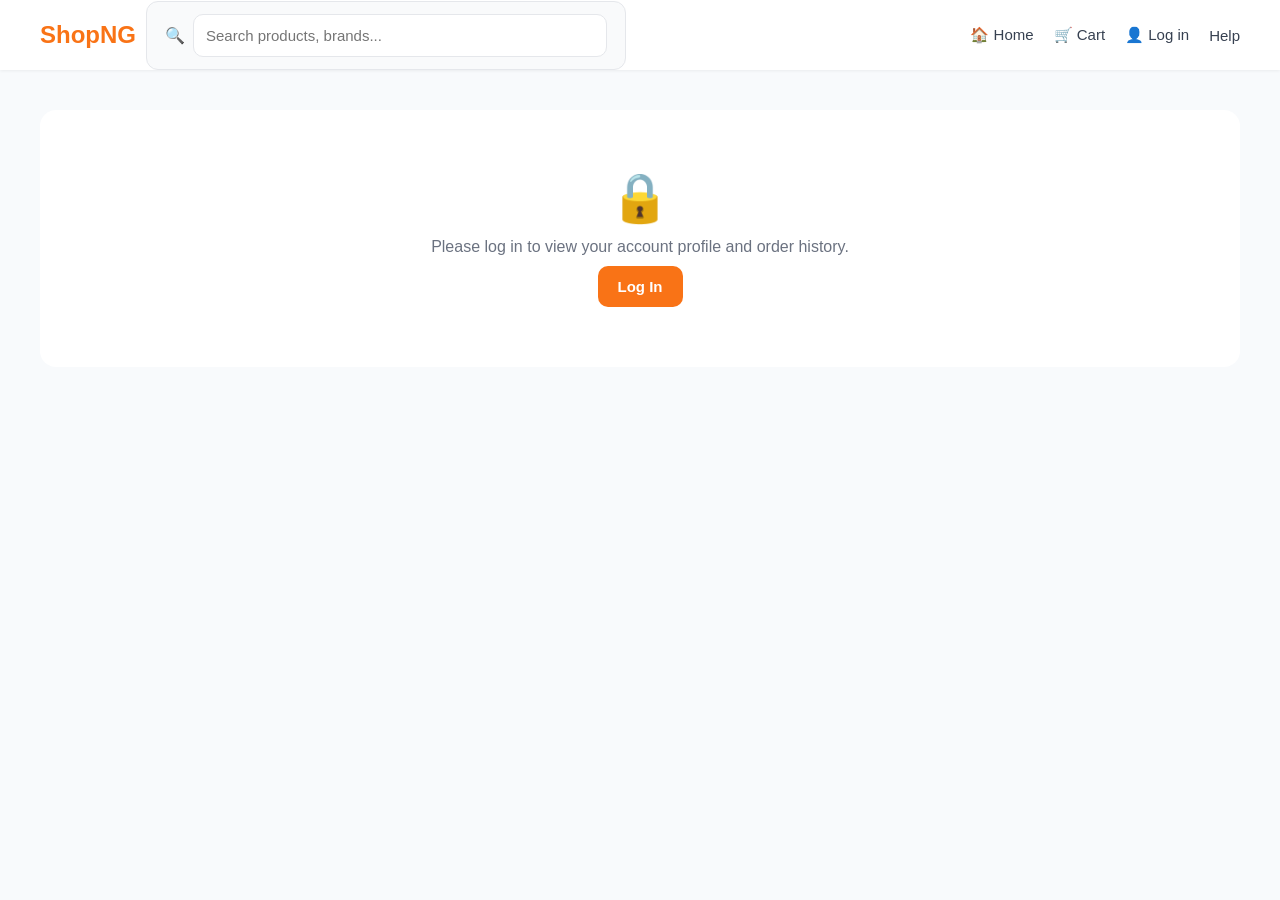
<file: account.html>
<!DOCTYPE html>
<html lang="en">
<head>
  <meta charset="UTF-8">
  <meta name="viewport" content="width=device-width, initial-scale=1.0">
  <title>My Account – ShopNG</title>
  <link rel="stylesheet" href="assets/css/styles.css">
</head>
<body>
  <div id="app-header"></div>

  <main class="container">
    <!-- Unauthenticated View -->
    <div id="auth-required" class="empty hidden" style="margin-top: 40px;">
      <span>🔒</span>
      <p>Please log in to view your account profile and order history.</p>
      <a href="login.html" class="btn" style="margin-top: 10px;">Log In</a>
    </div>

    <!-- Main Customer Account Container -->
    <div id="account-container" class="hidden" style="margin-top: 20px;">
      
      <!-- ADMIN SHORTCUT BANNER (Injected via JS if user is admin) -->
      <div id="admin-banner-slot"></div>

      <div style="display: flex; justify-content: space-between; align-items: center; margin-bottom: 20px;">
        <div>
          <h1 style="margin: 0;">👤 Account Overview</h1>
          <p class="muted" style="margin-top: 4px;">Logged in as <strong id="user-email-display"></strong></p>
        </div>
        <button class="btn btn-outline" onclick="handleLogout()" style="color: var(--red); border-color: var(--red);">Log Out</button>
      </div>

      <!-- Customer Order History -->
      <div style="background: #fff; border-radius: 16px; padding: 20px; box-shadow: 0 1px 3px rgba(0,0,0,0.05); margin-top: 20px;">
        <h2>📦 Order History</h2>
        <div id="orders-list-container" style="margin-top: 14px;"><p class="muted">Loading your orders...</p></div>
      </div>
    </div>
  </main>

  <div id="app-nav"></div>

  <script src="assets/js/utils.js"></script>
  <script src="assets/js/data.js"></script>
  <script src="assets/js/integrations.js"></script>
  <script src="assets/js/api.js"></script>
  <script src="assets/js/layout.js"></script>

  <script>
    (async function () {
      initLayout();

      const user = API.auth.current();

      if (!user) {
        document.getElementById('auth-required').classList.remove('hidden');
        return;
      }

      document.getElementById('account-container').classList.remove('hidden');
      document.getElementById('user-email-display').textContent = user.email;

      // Render Admin Shortcut Banner if Administrator
      if (user.email === 'admin@shopng.ng' || user.isAdmin) {
        document.getElementById('admin-banner-slot').innerHTML = `
          <div style="background: #f0fdf4; border: 1px solid #bbf7d0; padding: 20px; border-radius: 16px; margin-bottom: 24px; display: flex; justify-content: space-between; align-items: center; box-shadow: 0 1px 3px rgba(0,0,0,0.02);">
            <div>
              <h3 style="color: #166534; margin: 0 0 4px 0;">👑 Store Administrator Portal</h3>
              <p style="color: #15803d; margin: 0; font-size: 13px;">You have active management privileges for ShopNG.</p>
            </div>
            <a href="admin.html" class="btn" style="background: #16a34a; color: #fff; text-decoration: none; padding: 10px 18px; border-radius: 10px; font-weight: 600; white-space: nowrap;">Open Admin Dashboard →</a>
          </div>
        `;
      }

      // Load Customer Orders
      try {
        const orders = await API.listOrders();
        const ordersBox = document.getElementById('orders-list-container');
        ordersBox.innerHTML = orders.length === 0
          ? '<p class="muted">You have not placed any orders yet.</p>'
          : orders.map(o => `
            <div class="order-card" style="border: 1px solid var(--border); border-radius: 12px; padding: 14px; margin-bottom: 10px;">
              <div style="display: flex; justify-content: space-between; align-items: center;">
                <strong>Order #${esc(o.id)}</strong>
                <span class="status" style="background:#e0f2fe; color:#0369a1;">${o.status}</span>
              </div>
              <div style="font-size: 12px; color: var(--gray); margin-top: 4px;">Total: <strong>${fmt(o.total)}</strong> · ${new Date(o.createdAt).toLocaleDateString()}</div>
            </div>
          `).join('');
      } catch (err) {
        document.getElementById('orders-list-container').innerHTML = '<p class="muted">Could not load orders.</p>';
      }

      window.handleLogout = () => {
        API.auth.logout();
        toast('Logged out');
        window.location.href = 'login.html';
      };
    })();
  </script>
</body>
</html>
</file>
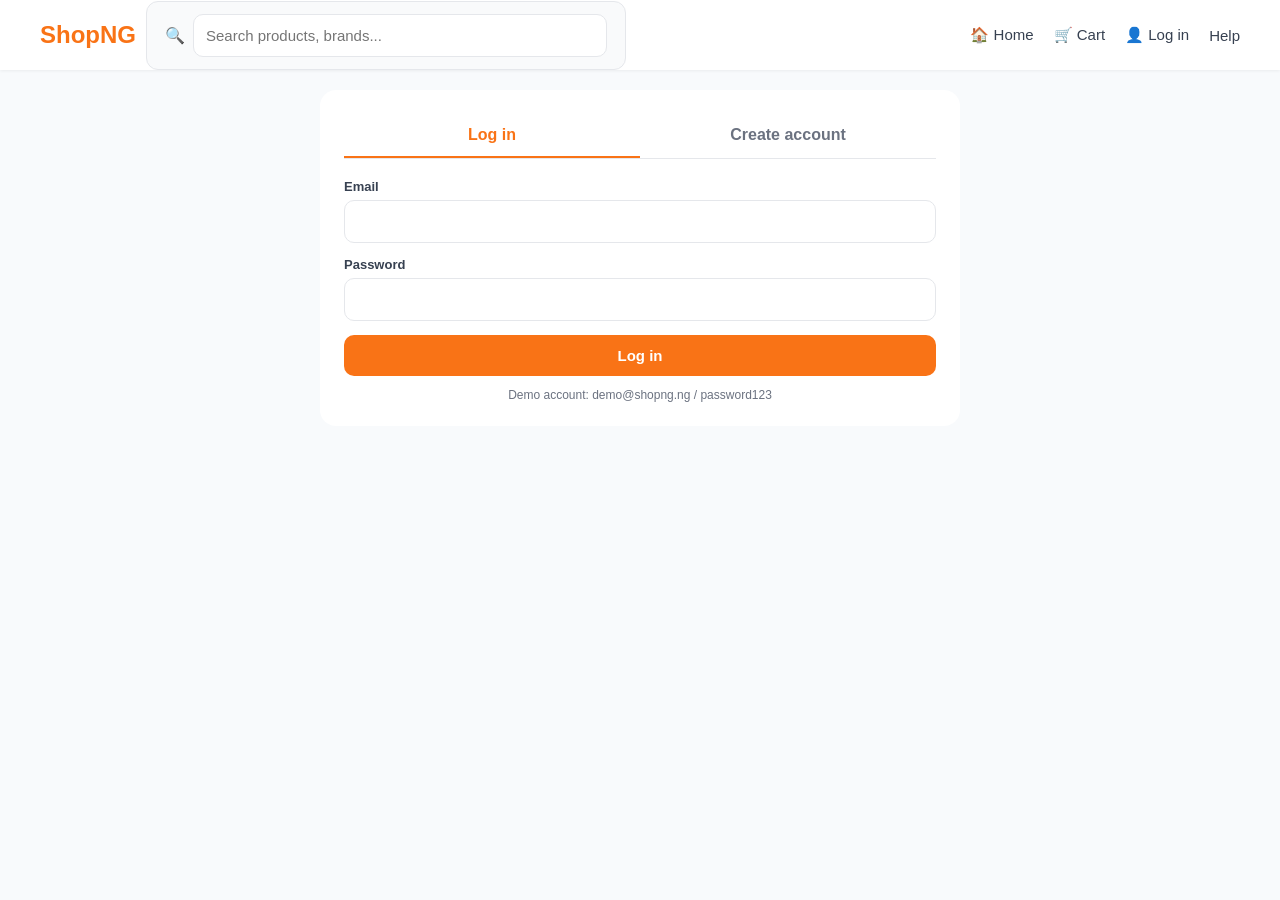
<file: add-product.html>
<!DOCTYPE html>
<html lang="en">
<head>
  <meta charset="UTF-8">
  <meta name="viewport" content="width=device-width, initial-scale=1.0">
  <title>Add Product - ShopNG Admin</title>
  <link rel="stylesheet" href="assets/css/styles.css">
  <style>
    .form-container { max-width: 600px; margin: 40px auto; background: #fff; padding: 24px; border-radius: 12px; box-shadow: 0 2px 8px rgba(0,0,0,0.08); }
    .form-group { margin-bottom: 16px; }
    .form-group label { display: block; font-weight: 600; margin-bottom: 6px; }
    .form-group input, .form-group select, .form-group textarea { width: 100%; padding: 10px; border: 1px solid #ccc; border-radius: 6px; }
    .image-preview { display: flex; gap: 8px; margin-top: 8px; flex-wrap: wrap; }
    .image-preview img { width: 60px; height: 60px; object-fit: cover; border-radius: 6px; border: 1px solid #ddd; }
  </style>
</head>
<body>

  <main class="container">
    <div class="form-container">
      <div style="display: flex; justify-content: space-between; align-items: center; margin-bottom: 20px;">
        <h2>➕ Add New Product</h2>
        <a href="admin.html" class="btn btn-secondary">← Back to Admin</a>
      </div>

      <form id="add-product-form">
        <div class="form-group">
          <label>Product Name</label>
          <input type="text" id="p-name" required placeholder="e.g. Smart Watch">
        </div>

        <div class="form-group">
          <label>Category</label>
          <select id="p-category" required>
            <option value="electronics">Electronics</option>
            <option value="fashion">Fashion</option>
            <option value="groceries">Groceries</option>
          </select>
        </div>

        <div class="form-group">
          <label>Price (₦)</label>
          <input type="number" id="p-price" required min="0">
        </div>

        <div class="form-group">
          <label>Initial Stock</label>
          <input type="number" id="p-stock" required min="0" value="10">
        </div>

        <div class="form-group">
          <label>Emoji Icon</label>
          <input type="text" id="p-emoji" placeholder="e.g. ⌚" value="📦">
        </div>

        <div class="form-group">
          <label>Product Images (Max 6 local images)</label>
          <input type="file" id="p-images" multiple accept="image/*" />
          <div class="image-preview" id="image-preview-container"></div>
        </div>

        <button type="submit" class="btn btn-primary" style="width: 100%; margin-top: 10px;">Create Product</button>
      </form>
    </div>
  </main>

  <script src="assets/js/api.js"></script>
  <script>
    document.addEventListener('DOMContentLoaded', async () => {
      await API.admin.check().catch(() => window.location.replace('login.html'));

      const imgInput = document.getElementById('p-images');
      const previewContainer = document.getElementById('image-preview-container');
      let imagePaths = [];

      imgInput.addEventListener('change', (e) => {
        previewContainer.innerHTML = '';
        imagePaths = Array.from(e.target.files).slice(0, 6).map(f => `images/${f.name}`);
        imagePaths.forEach(path => {
          const img = document.createElement('img');
          img.src = path;
          img.onerror = () => { img.src = 'images/placeholder.png'; };
          previewContainer.appendChild(img);
        });
      });

      document.getElementById('add-product-form').addEventListener('submit', async (e) => {
        e.preventDefault();
        const productData = {
          name: document.getElementById('p-name').value,
          category: document.getElementById('p-category').value,
          price: Number(document.getElementById('p-price').value),
          stock: Number(document.getElementById('p-stock').value),
          emoji: document.getElementById('p-emoji').value || '📦',
          images: imagePaths,
          status: 'active'
        };

        const d = db();
        productData.id = Date.now();
        d.products.push(productData);
        saveDb(d);
        await API.admin.logAction(`Added new product '${productData.name}'`);

        alert('Product added successfully!');
        window.location.href = 'admin.html';
      });
    });
  </script>
</body>
</html>
</file>
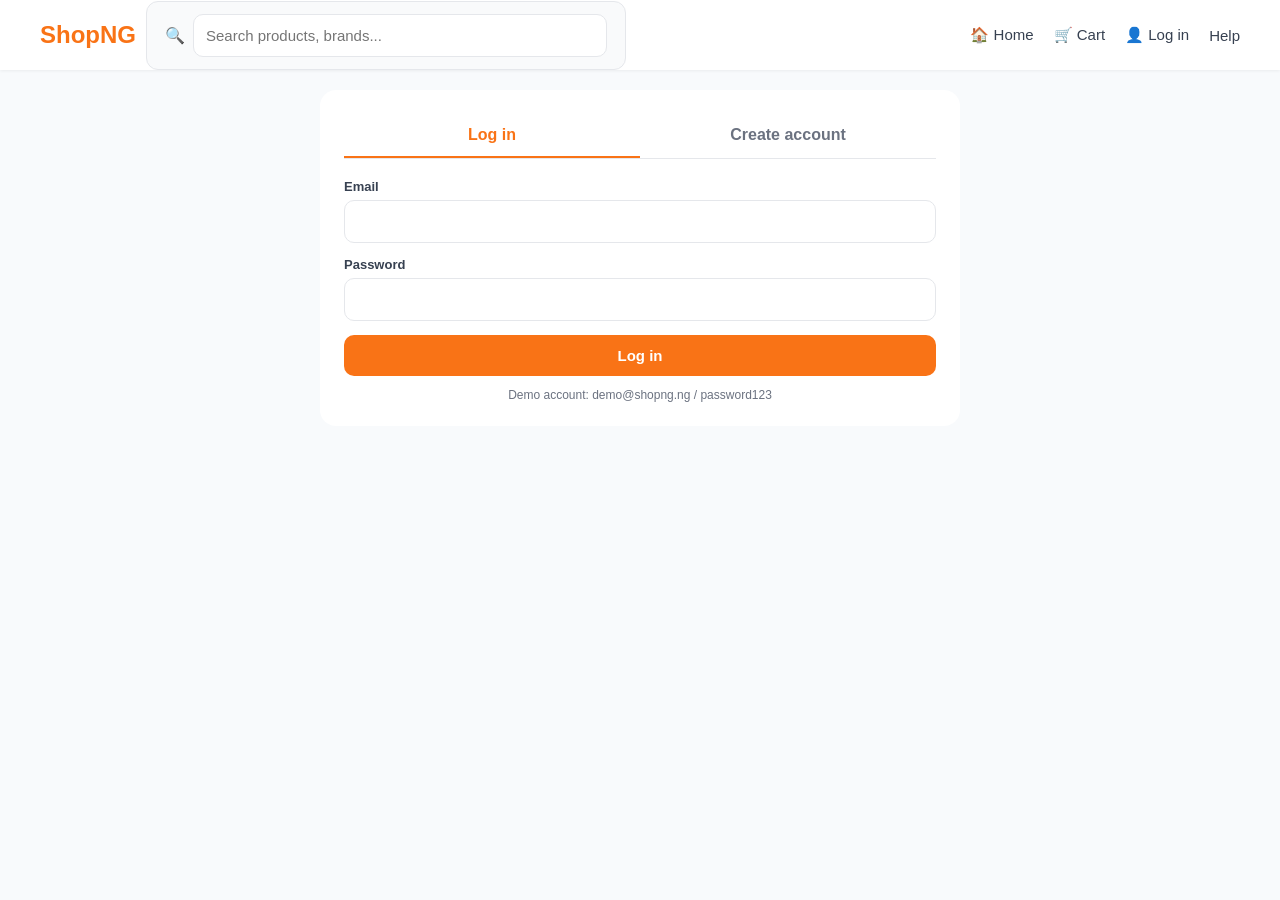
<file: admin.html>
<!DOCTYPE html>
<html lang="en">
<head>
  <meta charset="UTF-8">
  <meta name="viewport" content="width=device-width, initial-scale=1.0">
  <title>Admin Dashboard – ShopNG</title>
  <link rel="stylesheet" href="assets/css/styles.css">
  <style>
    .admin-stats { display: grid; grid-template-columns: repeat(auto-fit, minmax(200px, 1fr)); gap: 16px; margin: 20px 0; }
    .stat-card { background: #fff; padding: 20px; border-radius: 16px; box-shadow: 0 1px 3px rgba(0,0,0,0.05); }
    .admin-grid { display: grid; grid-template-columns: 1fr; gap: 20px; margin-top: 20px; }
    @media (min-width: 900px) { .admin-grid { grid-template-columns: 1fr 1fr; } }
    .admin-card { background: #fff; border-radius: 16px; padding: 20px; box-shadow: 0 1px 3px rgba(0,0,0,0.05); margin-bottom: 20px; }
    .admin-table { width: 100%; border-collapse: collapse; margin-top: 10px; font-size: 13px; }
    .admin-table th, .admin-table td { padding: 10px; text-align: left; border-bottom: 1px solid var(--border); }
    .stock-input { width: 60px; padding: 4px; text-align: center; }
    .low-stock { background: #fef2f2; color: var(--red); font-weight: bold; }
    .tab-bar { display: flex; gap: 10px; margin: 20px 0; flex-wrap: wrap; }
    .tab-btn { padding: 10px 18px; border-radius: 10px; border: 1px solid var(--border); background: #fff; cursor: pointer; font-weight: 600; font-size: 14px; }
    .tab-btn.active { background: var(--orange); color: #fff; border-color: var(--orange); }
    .modal { position: fixed; top: 0; left: 0; right: 0; bottom: 0; background: rgba(0,0,0,0.5); display: flex; align-items: center; justify-content: center; z-index: 1000; }
    .modal-content { background: #fff; padding: 24px; border-radius: 16px; width: 100%; max-width: 550px; max-height: 90vh; overflow-y: auto; }
    .chart-bar { background: #e5e7eb; border-radius: 6px; height: 16px; width: 100%; overflow: hidden; margin-top: 4px; }
    .chart-fill { background: var(--orange); height: 100%; }
    .thumb-preview { width: 32px; height: 32px; object-fit: cover; border-radius: 6px; display: inline-block; vertical-align: middle; margin-right: 4px; }
  </style>
</head>
<body id="protected-admin-body" style="display: none;">
  <div id="app-header"></div>

  <main class="container">
    <div style="display: flex; justify-content: space-between; align-items: center; margin-top: 20px;">
      <h1>⚙️ Admin Command Center</h1>
      <span class="status" style="background: #dbeafe; color: #1e40af;">Admin Active</span>
    </div>

    <!-- Main Content Tabs -->
    <div id="admin-content">
      
      <!-- Tab Buttons -->
      <div class="tab-bar">
        <button class="tab-btn active" onclick="switchTab('overview')">📊 Overview & Analytics</button>
        <button class="tab-btn" onclick="switchTab('orders')">📦 Orders & Shipping</button>
        <button class="tab-btn" onclick="switchTab('catalog')">🏷️ Catalog & Recovery</button>
        <button class="tab-btn" onclick="switchTab('users')">👥 Customers & Audit</button>
      </div>

      <!-- TAB 1: OVERVIEW & ANALYTICS -->
      <div id="tab-overview" class="tab-pane">
        <div class="admin-stats">
          <div class="stat-card">
            <div class="muted" style="font-size: 12px;">Total Revenue</div>
            <div id="stat-revenue" style="font-size: 22px; font-weight: 700; color: #10b981;">₦0</div>
          </div>
          <div class="stat-card">
            <div class="muted" style="font-size: 12px;">Total Orders</div>
            <div id="stat-orders" style="font-size: 22px; font-weight: 700;">0</div>
          </div>
          <div class="stat-card">
            <div class="muted" style="font-size: 12px;">Average Order Value</div>
            <div id="stat-aov" style="font-size: 22px; font-weight: 700;">₦0</div>
          </div>
          <div class="stat-card">
            <div class="muted" style="font-size: 12px;">Low Stock Alerts</div>
            <div id="stat-low" style="font-size: 22px; font-weight: 700; color: var(--red);">0</div>
          </div>
        </div>

        <div class="admin-card">
          <h2>📈 Sales Breakdown by Category</h2>
          <div id="category-sales-chart" style="margin-top: 14px;"></div>
        </div>
      </div>

      <!-- TAB 2: ORDERS & LOGISTICS -->
      <div id="tab-orders" class="tab-pane hidden">
        <div class="admin-card">
          <div style="display: flex; justify-content: space-between; align-items: center; margin-bottom: 10px;">
            <h2>📦 Store Orders</h2>
            <input type="text" id="order-search" placeholder="Search ID or Email..." style="padding: 6px 10px; font-size: 12px; border: 1px solid var(--border); border-radius: 8px;">
          </div>
          <div id="admin-orders-list" style="margin-top: 14px; max-height: 500px; overflow-y: auto;"><p class="muted">Loading orders...</p></div>
        </div>

        <div class="admin-card">
          <h2>🚚 Logistics & Shipping Zones</h2>
          <div style="overflow-x: auto;">
            <table class="admin-table">
              <thead>
                <tr>
                  <th>Zone</th>
                  <th>Fee (₦)</th>
                  <th>Free Delivery Threshold (₦)</th>
                  <th>Action</th>
                </tr>
              </thead>
              <tbody id="shipping-zones-table"></tbody>
            </table>
          </div>
        </div>
      </div>

      <!-- TAB 3: CATALOG & RECOVERY / TRASH -->
      <div id="tab-catalog" class="tab-pane hidden">
        <div class="admin-card">
          <div style="display: flex; justify-content: space-between; align-items: center;">
            <h2>🏷️ Inventory & Catalog</h2>
            <div>
              <button class="btn btn-outline" style="font-size: 11px; padding: 4px 8px;" onclick="exportCatalog()">Export JSON</button>
              <label class="btn btn-outline" style="font-size: 11px; padding: 4px 8px; display: inline-block; cursor: pointer;">
                Import JSON <input type="file" id="import-file" style="display: none;" onchange="importCatalog(event)">
              </label>
            </div>
          </div>
          <div style="overflow-x: auto; max-height: 400px; margin-top: 10px;">
            <table class="admin-table">
              <thead>
                <tr>
                  <th>Item</th>
                  <th>Price</th>
                  <th>Stock</th>
                  <th>Actions</th>
                </tr>
              </thead>
              <tbody id="admin-products-table"></tbody>
            </table>
          </div>

          <h3 style="margin-top: 24px; margin-bottom: 10px;">➕ Add New Product (with up to 6 images)</h3>
          <form class="auth-form" id="add-product-form">
            <label>Product Name<input name="name" required placeholder="e.g. Smart Speaker"></label>
            <div style="display: flex; gap: 10px;">
              <label style="flex: 1;">Price (₦)<input name="price" type="number" required></label>
              <label style="flex: 1;">Stock<input name="stock" type="number" required value="10"></label>
            </div>
            <div style="display: flex; gap: 10px;">
              <label style="flex: 1;">Category
                <select name="category">
                  <option value="electronics">Electronics</option>
                  <option value="fashion">Fashion</option>
                  <option value="home">Home</option>
                  <option value="beauty">Beauty</option>
                  <option value="groceries">Groceries</option>
                  <option value="sports">Sports</option>
                </select>
              </label>
              <label style="flex: 1;">Fallback Emoji<input name="emoji" value="📦" required></label>
            </div>
            <label>Image URLs (Comma separated, up to 6 max)<input name="images" placeholder="https://..., https://..."></label>
            <label>Description<input name="desc" placeholder="Details..."></label>
            <button class="btn btn-block" type="submit" style="margin-top: 10px;">Publish Product</button>
          </form>
        </div>

        <!-- Trash Bin / Deleted Products Recovery -->
        <div class="admin-card">
          <h2>🗑️ Product Recovery Bin (Trash)</h2>
          <p class="muted" style="font-size: 13px;">Deleted products are kept here so you can recover them anytime.</p>
          <div style="overflow-x: auto; max-height: 300px; margin-top: 10px;">
            <table class="admin-table">
              <thead>
                <tr>
                  <th>Item</th>
                  <th>Price</th>
                  <th>Action</th>
                </tr>
              </thead>
              <tbody id="admin-trash-table"></tbody>
            </table>
          </div>
        </div>

        <div class="admin-card">
          <h2>⭐ Product Review Moderation</h2>
          <div id="reviews-list" style="margin-top: 14px; max-height: 500px; overflow-y: auto;">
            <p class="muted">Loading reviews...</p>
          </div>
        </div>
      </div>

      <!-- TAB 4: CUSTOMERS & AUDIT -->
      <div id="tab-users" class="tab-pane hidden">
        <div class="admin-card">
          <h2>👥 Customer Directory & LTV</h2>
          <div style="overflow-x: auto;">
            <table class="admin-table">
              <thead>
                <tr>
                  <th>Name & Email</th>
                  <th>Role</th>
                  <th>Orders</th>
                  <th>Lifetime Spend (LTV)</th>
                  <th>Action</th>
                </tr>
              </thead>
              <tbody id="admin-users-table"></tbody>
            </table>
          </div>
        </div>

        <div class="admin-card">
          <h2>🛡️ Admin Activity Audit Log</h2>
          <div style="overflow-x: auto; max-height: 350px;">
            <table class="admin-table">
              <thead>
                <tr>
                  <th>Timestamp</th>
                  <th>Admin</th>
                  <th>Action</th>
                  <th>Details</th>
                </tr>
              </thead>
              <tbody id="audit-log-table"></tbody>
            </table>
          </div>
        </div>
      </div>

    </div>
  </main>

  <!-- Edit Product Modal -->
  <div id="edit-modal" class="modal hidden">
    <div class="modal-content">
      <h2>✏️ Edit Product</h2>
      <form id="edit-product-form" style="margin-top: 14px;">
        <input type="hidden" name="id">
        <label>Name<input name="name" required></label>
        <div style="display: flex; gap: 10px; margin-top: 10px;">
          <label style="flex: 1;">Price (₦)<input name="price" type="number" required></label>
          <label style="flex: 1;">Old Price<input name="oldPrice" type="number"></label>
        </div>
        <div style="display: flex; gap: 10px; margin-top: 10px;">
          <label style="flex: 1;">Stock<input name="stock" type="number" required></label>
          <label style="flex: 1;">Category
            <select name="category">
              <option value="electronics">Electronics</option>
              <option value="fashion">Fashion</option>
              <option value="home">Home</option>
              <option value="beauty">Beauty</option>
              <option value="groceries">Groceries</option>
              <option value="sports">Sports</option>
            </select>
          </label>
        </div>
        <div style="display: flex; gap: 10px; margin-top: 10px;">
          <label style="flex: 1;">Emoji<input name="emoji" required></label>
          <label style="flex: 2;">Image URLs (Comma-separated, max 6)<input name="images"></label>
        </div>
        <label style="margin-top: 10px;">Description<input name="desc"></label>
        <div style="display: flex; gap: 10px; margin-top: 20px;">
          <button type="button" class="btn btn-outline" onclick="closeEditModal()" style="flex: 1;">Cancel</button>
          <button type="submit" class="btn" style="flex: 1;">Save Changes</button>
        </div>
      </form>
    </div>
  </div>

  <div id="app-nav"></div>

  <script src="assets/js/utils.js"></script>
  <script src="assets/js/data.js"></script>
  <script src="assets/js/integrations.js"></script>
  <script src="assets/js/api.js"></script>
  <script src="assets/js/layout.js"></script>

  <script>
    (async function () {
      const user = API.auth.current();
      if (!user || user.email !== 'admin@shopng.ng') {
        window.location.replace('login.html');
        return;
      }

      document.getElementById('protected-admin-body').style.display = 'block';
      initLayout();

      let cachedOrders = [];
      let cachedProducts = [];

      window.switchTab = (tabName) => {
        document.querySelectorAll('.tab-pane').forEach(p => p.classList.add('hidden'));
        document.querySelectorAll('.tab-btn').forEach(b => b.classList.remove('active'));
        document.getElementById('tab-' + tabName).classList.remove('hidden');
        event.currentTarget.classList.add('active');
      };

      async function reloadDashboard() {
        const stats = await API.admin.getAnalytics();
        cachedOrders = await API.admin.listAllOrders();
        cachedProducts = await API.listProducts();
        const deletedProducts = await API.admin.listDeletedProducts();
        const users = await API.admin.listUsers();
        const reviews = await API.admin.listReviews();
        const auditLogs = await API.admin.listAuditLogs();
        const shippingZones = await API.admin.listShippingZones();

        document.getElementById('stat-revenue').textContent = fmt(stats.totalRevenue);
        document.getElementById('stat-orders').textContent = stats.totalOrders;
        document.getElementById('stat-aov').textContent = fmt(stats.aov);
        document.getElementById('stat-low').textContent = stats.lowStockCount;

        const chartBox = document.getElementById('category-sales-chart');
        const maxCatRev = Math.max(...Object.values(stats.categorySales), 1);
        chartBox.innerHTML = Object.keys(stats.categorySales).length === 0 
          ? '<p class="muted">No sales data recorded yet.</p>'
          : Object.entries(stats.categorySales).map(([cat, rev]) => `
            <div style="margin-bottom: 10px;">
              <div style="display: flex; justify-content: space-between; font-size: 13px; font-weight: 600;">
                <span style="text-transform: capitalize;">${cat}</span>
                <span>${fmt(rev)}</span>
              </div>
              <div class="chart-bar">
                <div class="chart-fill" style="width: ${Math.round((rev / maxCatRev) * 100)}%;"></div>
              </div>
            </div>
          `).join('');

        renderOrders(cachedOrders);
        renderProducts(cachedProducts);
        renderTrash(deletedProducts);
        renderUsers(users);
        renderReviews(reviews);
        renderAuditLogs(auditLogs);
        renderShippingZones(shippingZones);
      }

      function renderOrders(orders) {
        const query = (document.getElementById('order-search').value || '').toLowerCase();
        const filtered = orders.filter(o => o.id.toLowerCase().includes(query) || (o.userEmail && o.userEmail.toLowerCase().includes(query)));

        const container = document.getElementById('admin-orders-list');
        container.innerHTML = filtered.length === 0 
          ? '<p class="muted">No matching orders found.</p>'
          : filtered.map(o => `
            <div class="order-card" style="border: 1px solid var(--border); margin-bottom: 8px;">
              <div>
                <strong>Order #${esc(o.id)}</strong><br>
                <span class="muted" style="font-size:11px;">${esc(o.userEmail || 'Guest')} · Total: ${fmt(o.total)}</span>
              </div>
              <div style="display: flex; gap: 8px; align-items: center;">
                <select style="font-size: 11px; padding: 4px;" onchange="updateOrderStatus('${o.id}', this.value)">
                  <option value="Processing" ${o.status === 'Processing' ? 'selected' : ''}>Processing</option>
                  <option value="Shipped" ${o.status === 'Shipped' ? 'selected' : ''}>Shipped</option>
                  <option value="Delivered" ${o.status === 'Delivered' ? 'selected' : ''}>Delivered</option>
                </select>
              </div>
            </div>
          `).join('');
      }

      document.getElementById('order-search').addEventListener('input', () => renderOrders(cachedOrders));

      function renderProducts(products) {
        const prodTable = document.getElementById('admin-products-table');
        prodTable.innerHTML = products.map(p => {
          const imgHtml = p.images && p.images.length > 0 
            ? `<img src="${esc(p.images[0])}" class="thumb-preview" alt="">` 
            : `<span style="font-size: 20px; margin-right: 4px;">${p.emoji}</span>`;
          return `
            <tr class="${p.stock < 5 ? 'low-stock' : ''}">
              <td>${imgHtml} <strong>${esc(p.name)}</strong></td>
              <td>${fmt(p.price)}</td>
              <td>
                <input class="stock-input" type="number" value="${p.stock}" onchange="updateProductStock(${p.id}, this.value)">
              </td>
              <td>
                <button style="background:none; border:none; cursor:pointer; margin-right: 6px;" onclick="openEditModal(${p.id})" title="Edit">✏️</button>
                <button style="background:none; border:none; color:var(--red); cursor:pointer;" onclick="deleteProduct(${p.id})" title="Move to Trash">🗑️</button>
              </td>
            </tr>
          `;
        }).join('');
      }

      function renderTrash(deletedList) {
        const trashTable = document.getElementById('admin-trash-table');
        trashTable.innerHTML = deletedList.length === 0
          ? '<tr><td colspan="3" class="muted" style="text-align:center;">Trash bin is empty.</td></tr>'
          : deletedList.map(p => `
            <tr>
              <td>${p.emoji} <strong>${esc(p.name)}</strong></td>
              <td>${fmt(p.price)}</td>
              <td>
                <button class="btn btn-outline" style="font-size:11px; padding:4px 8px; color:#16a34a; border-color:#16a34a;" onclick="restoreProduct(${p.id})">♻️ Restore</button>
              </td>
            </tr>
          `).join('');
      }

      function renderUsers(users) {
        const userTable = document.getElementById('admin-users-table');
        userTable.innerHTML = users.map(u => `
          <tr>
            <td><strong>${esc(u.name)}</strong><br><span class="muted" style="font-size:11px;">${esc(u.email)}</span></td>
            <td><span class="status" style="background:${u.isAdmin ? '#dbeafe' : '#f3f4f6'}; color:${u.isAdmin ? '#1e40af' : '#374151'}">${u.isAdmin ? 'Admin' : 'Customer'}</span></td>
            <td>${u.orderCount}</td>
            <td><strong>${fmt(u.ltv)}</strong></td>
            <td>
              ${!u.isAdmin ? `<button class="btn btn-outline" style="font-size:11px; padding:4px 8px; color:${u.isSuspended ? '#16a34a' : 'var(--red)'}; border-color:${u.isSuspended ? '#16a34a' : 'var(--red)'};" onclick="toggleSuspension('${u.id}')">${u.isSuspended ? 'Unsuspend' : 'Suspend'}</button>` : '<span class="muted" style="font-size:11px;">Protected</span>'}
            </td>
          </tr>
        `).join('');
      }

      function renderReviews(reviews) {
        const rList = document.getElementById('reviews-list');
        rList.innerHTML = reviews.length === 0
          ? '<p class="muted">No reviews submitted yet.</p>'
          : reviews.map(r => `
            <div style="border: 1px solid var(--border); border-radius: 10px; padding: 12px; margin-bottom: 10px;">
              <div style="display: flex; justify-content: space-between; align-items: center; margin-bottom: 4px;">
                <strong>${esc(r.userName)}</strong>
                <span class="status" style="background:${r.status === 'Approved' ? '#dcfce7' : '#fef9c3'}; color:${r.status === 'Approved' ? '#16a34a' : '#854d0e'};">${r.status}</span>
              </div>
              <div style="font-size: 12px; color: var(--gray);">Rating: ⭐ ${r.rating} / 5</div>
              <p style="font-size: 13px; margin: 6px 0;">"${esc(r.comment)}"</p>
              <div style="display: flex; gap: 6px;">
                ${r.status === 'Pending' ? `<button class="btn btn-outline" style="font-size:11px; padding:2px 6px;" onclick="updateReview(${r.id}, 'Approved')">Approve</button>` : ''}
                <button class="btn btn-outline" style="font-size:11px; padding:2px 6px; color:var(--red); border-color:var(--red);" onclick="deleteReview(${r.id})">Delete</button>
              </div>
            </div>
          `).join('');
      }

      function renderAuditLogs(logs) {
        const logTable = document.getElementById('audit-log-table');
        logTable.innerHTML = logs.map(l => `
          <tr>
            <td style="font-size: 11px; color: var(--gray);">${new Date(l.createdAt).toLocaleString()}</td>
            <td>${esc(l.adminEmail)}</td>
            <td><strong>${esc(l.action)}</strong></td>
            <td style="font-size: 12px;">${esc(l.details)}</td>
          </tr>
        `).join('');
      }

      function renderShippingZones(zones) {
        const zTable = document.getElementById('shipping-zones-table');
        zTable.innerHTML = zones.map(z => `
          <tr>
            <td><strong>${esc(z.zone)}</strong></td>
            <td><input type="number" id="fee-${z.id}" value="${z.fee}" style="width: 100px; padding: 4px;"></td>
            <td><input type="number" id="thresh-${z.id}" value="${z.freeThreshold}" style="width: 120px; padding: 4px;"></td>
            <td><button class="btn btn-outline" style="font-size:11px; padding:4px 8px;" onclick="saveShippingZone(${z.id})">Save</button></td>
          </tr>
        `).join('');
      }

      window.updateOrderStatus = async (id, status) => {
        await API.admin.updateOrderStatus(id, status);
        toast('Order status updated');
        await reloadDashboard();
      };

      window.updateProductStock = async (id, stock) => {
        await API.admin.updateStock(id, stock);
        toast('Stock level updated');
        await reloadDashboard();
      };

      window.deleteProduct = async (id) => {
        if (confirm('Move this product to trash?')) {
          await API.admin.deleteProduct(id);
          toast('Product moved to trash');
          await reloadDashboard();
        }
      };

      window.restoreProduct = async (id) => {
        await API.admin.restoreProduct(id);
        toast('Product restored successfully!');
        await reloadDashboard();
      };

      window.toggleSuspension = async (userId) => {
        await API.admin.toggleUserSuspension(userId);
        toast('User account status updated');
        await reloadDashboard();
      };

      window.updateReview = async (id, status) => {
        await API.admin.updateReviewStatus(id, status);
        toast('Review status updated');
        await reloadDashboard();
      };

      window.deleteReview = async (id) => {
        await API.admin.deleteReview(id);
        toast('Review deleted');
        await reloadDashboard();
      };

      window.saveShippingZone = async (id) => {
        const fee = document.getElementById(`fee-${id}`).value;
        const threshold = document.getElementById(`thresh-${id}`).value;
        await API.admin.updateShippingZone(id, fee, threshold);
        toast('Shipping zone updated');
        await reloadDashboard();
      };

      window.exportCatalog = async () => {
        const jsonStr = await API.admin.exportData('products');
        const blob = new Blob([jsonStr], { type: 'application/json' });
        const url = URL.createObjectURL(blob);
        const a = document.createElement('a');
        a.href = url;
        a.download = 'shopng_products_export.json';
        a.click();
      };

      window.importCatalog = async (event) => {
        const file = event.target.files[0];
        if (!file) return;
        const reader = new FileReader();
        reader.onload = async (e) => {
          try {
            const data = JSON.parse(e.target.result);
            await API.admin.importProducts(data);
            toast('Products imported successfully!');
            await reloadDashboard();
          } catch (err) {
            toast('Invalid JSON file format');
          }
        };
        reader.readAsText(file);
      };

      window.openEditModal = async (id) => {
        const product = await API.getProduct(id);
        const form = document.getElementById('edit-product-form');
        form.id.value = product.id;
        form.name.value = product.name;
        form.price.value = product.price;
        form.oldPrice.value = product.oldPrice || '';
        form.stock.value = product.stock;
        form.category.value = product.category;
        form.emoji.value = product.emoji;
        form.images.value = (product.images || []).join(', ');
        form.desc.value = product.desc || '';
        document.getElementById('edit-modal').classList.remove('hidden');
      };

      window.closeEditModal = () => {
        document.getElementById('edit-modal').classList.add('hidden');
      };

      document.getElementById('edit-product-form').addEventListener('submit', async (e) => {
        e.preventDefault();
        const fd = new FormData(e.target);
        const data = Object.fromEntries(fd.entries());
        try {
          await API.admin.updateProduct(data.id, data);
          toast('Product updated successfully!');
          closeEditModal();
          await reloadDashboard();
        } catch (err) {
          toast(err.message);
        }
      });

      document.getElementById('add-product-form').addEventListener('submit', async (e) => {
        e.preventDefault();
        const fd = new FormData(e.target);
        const data = Object.fromEntries(fd.entries());
        try {
          await API.admin.addProduct(data);
          toast('Product published successfully!');
          e.target.reset();
          await reloadDashboard();
        } catch (err) {
          toast(err.message);
        }
      });

      await reloadDashboard();
    })();
  </script>
</body>
</html>
</file>
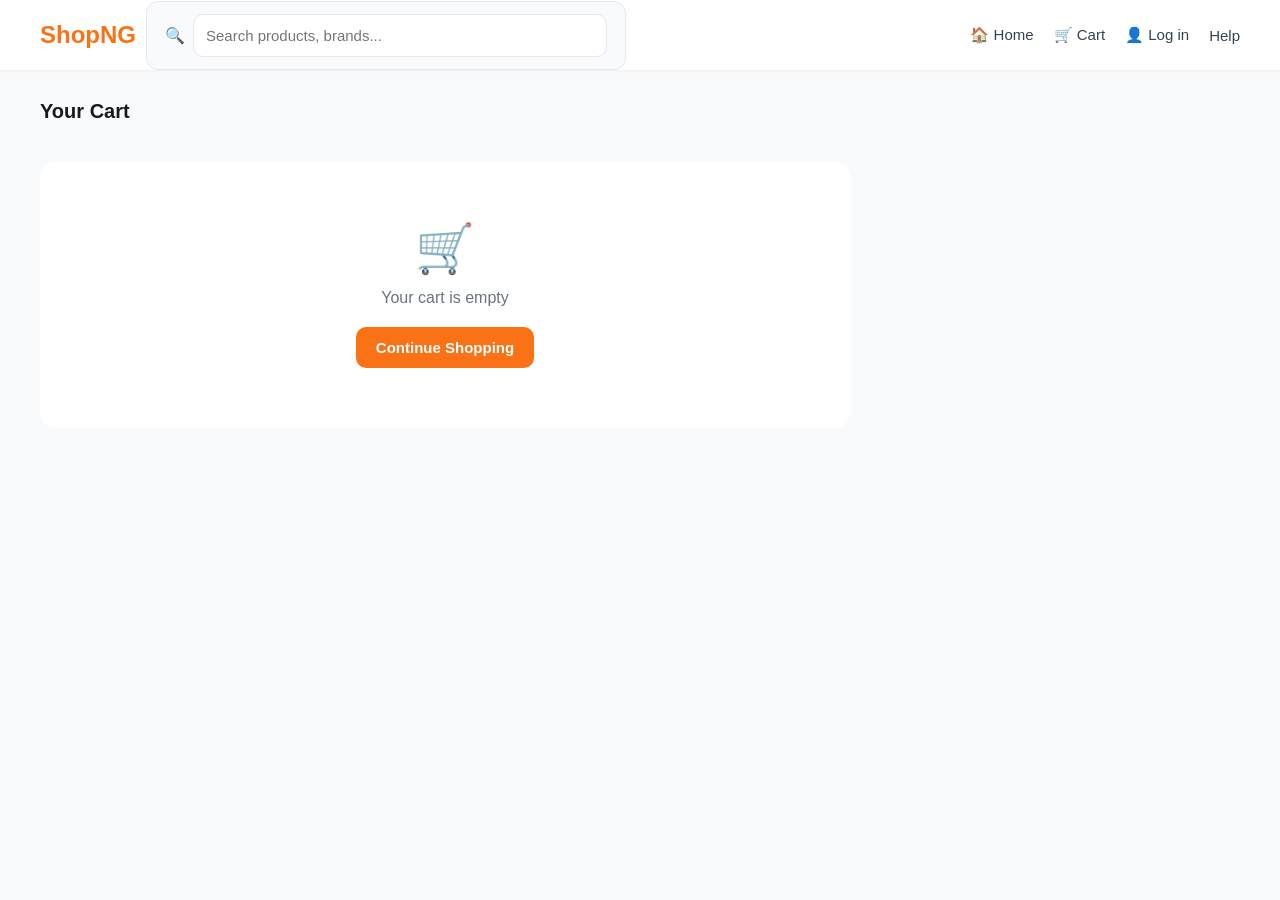
<file: cart.html>
<!DOCTYPE html>
<html lang="en">
<head>
  <meta charset="UTF-8">
  <meta name="viewport" content="width=device-width, initial-scale=1.0">
  <title>Your Cart – ShopNG</title>
  <link rel="stylesheet" href="assets/css/styles.css">
</head>
<body>
  <div id="app-header"></div>

  <main class="container">
    <h1 class="page-title">Your Cart</h1>
    <div class="layout cart-layout">
      <section id="cart-items"></section>
      <aside class="summary-box hidden" id="cart-summary"></aside>
    </div>
  </main>

  <div id="app-nav"></div>

  <script src="assets/js/utils.js"></script>
  <script src="assets/js/data.js"></script>
  <script src="assets/js/integrations.js"></script>
  <script src="assets/js/api.js"></script>
  <script src="assets/js/layout.js"></script>
  <script>
    initLayout('cart');

    function renderCart() {
      const lines = API.cart.detailed();
      const items = document.getElementById('cart-items');
      const summary = document.getElementById('cart-summary');

      if (lines.length === 0) {
        items.innerHTML = `
          <div class="empty">
            <span>🛒</span>
            <p>Your cart is empty</p>
            <a class="btn" href="index.html">Continue Shopping</a>
          </div>`;
        summary.classList.add('hidden');
        return;
      }

      items.innerHTML = lines.map(l => `
        <div class="cart-item">
          <div class="thumb">${l.emoji}</div>
          <div class="info">
            <a href="product.html?id=${l.id}"><h4>${esc(l.name)}</h4></a>
            <div class="price">${fmt(l.price)}</div>
            <div class="qty-row small">
              <button class="qty-btn" data-act="dec" data-id="${l.id}" aria-label="Decrease">−</button>
              <span>${l.qty}</span>
              <button class="qty-btn" data-act="inc" data-id="${l.id}" aria-label="Increase">+</button>
            </div>
          </div>
          <div class="line">
            <div class="price">${fmt(l.lineTotal)}</div>
            <button class="link-danger" data-act="rm" data-id="${l.id}">Remove</button>
          </div>
        </div>`).join('');

      const subtotal = API.cart.subtotal();
      const count = API.cart.count();
      summary.classList.remove('hidden');
      summary.innerHTML = `
        <h3>Order summary</h3>
        <div class="row"><span>Subtotal (${count} item${count === 1 ? '' : 's'})</span><span>${fmt(subtotal)}</span></div>
        <div class="row small"><span>Delivery</span><span>Calculated at checkout</span></div>
        <div class="row total"><span>Total</span><span class="price">${fmt(subtotal)}</span></div>
        <button class="btn btn-block" id="checkout">Proceed to Checkout</button>
        <p class="fine">Delivery and payment options are chosen at checkout.</p>`;

      document.getElementById('checkout').onclick = () => {
        window.location.href = API.auth.current() ? 'checkout.html' : 'login.html?next=checkout.html';
      };
    }

    // One listener handles every +, −, and Remove button.
    document.getElementById('cart-items').addEventListener('click', e => {
      const btn = e.target.closest('[data-act]');
      if (!btn) return;
      const id = Number(btn.dataset.id);
      const line = API.cart.items().find(i => i.id === id);
      try {
        if (btn.dataset.act === 'rm') API.cart.remove(id);
        else if (btn.dataset.act === 'inc') API.cart.setQty(id, line.qty + 1);
        else API.cart.setQty(id, line.qty - 1);
      } catch (err) {
        toast(err.message);
      }
      updateCartBadge();
      renderCart();
    });

    renderCart();
  </script>
</body>
</html>
</file>
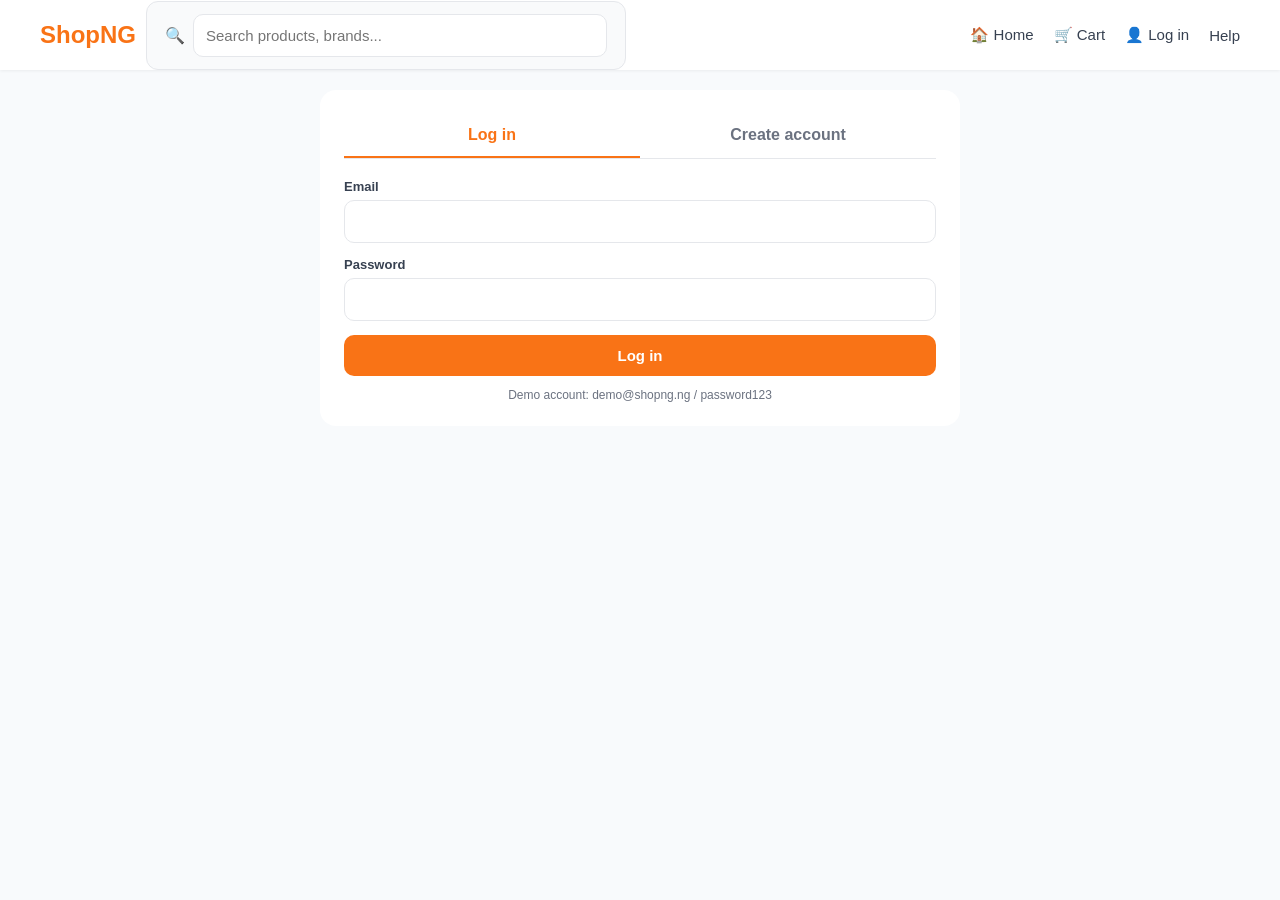
<file: checkout.html>
<!DOCTYPE html>
<html lang="en">
<head>
  <meta charset="UTF-8">
  <meta name="viewport" content="width=device-width, initial-scale=1.0">
  <title>Checkout – ShopNG</title>
  <link rel="stylesheet" href="assets/css/styles.css">
</head>
<body>
  <div id="app-header"></div>

  <main class="container">
    <nav class="crumbs"><a href="cart.html">Cart</a> / <span>Checkout</span></nav>
    <h1 class="page-title">Checkout</h1>

    <div class="layout cart-layout">
      <form class="checkout-form" id="checkout-form">

        <section class="card-block">
          <h2>1. Delivery address</h2>
          <div class="fields">
            <label>Full name<input name="name" required autocomplete="name"></label>
            <label>Phone<input name="phone" type="tel" required placeholder="080..." autocomplete="tel"></label>
            <label class="full">Street address<input name="address" required autocomplete="street-address"></label>
            <label>City<input name="city" value="Lagos" required></label>
          </div>
        </section>

        <section class="card-block">
          <h2>2. Delivery method</h2>
          <div id="shipping-options"></div>
        </section>

        <section class="card-block">
          <h2>3. Payment</h2>
          <label class="option">
            <input type="radio" name="payment" value="card" checked>
            <div><strong>Card</strong><span>Visa, Mastercard, Verve</span></div>
          </label>
          <label class="option">
            <input type="radio" name="payment" value="transfer">
            <div><strong>Bank transfer</strong><span>Pay to a dedicated account</span></div>
          </label>
          <label class="option">
            <input type="radio" name="payment" value="cod">
            <div><strong>Pay on delivery</strong><span>Cash or POS when your order arrives</span></div>
          </label>
        </section>

        <button class="btn btn-block" type="submit" id="place">Place order</button>
      </form>

      <aside class="summary-box" id="summary"></aside>
    </div>
  </main>

  <div id="app-nav"></div>

  <script src="assets/js/utils.js"></script>
  <script src="assets/js/data.js"></script>
  <script src="assets/js/integrations.js"></script>
  <script src="assets/js/api.js"></script>
  <script src="assets/js/layout.js"></script>
  <script>
    (function () {
      if (!requireLogin()) return;   // logged-out users are redirected to login first
      initLayout('cart');

      const lines = API.cart.detailed();
      if (lines.length === 0) {
        document.querySelector('main').innerHTML = `
          <div class="empty">
            <span>🛒</span>
            <p>Your cart is empty.</p>
            <a class="btn" href="index.html">Continue shopping</a>
          </div>`;
        return;
      }

      const form = document.getElementById('checkout-form');
      const user = API.auth.current();
      form.elements.name.value = user.name;

      // Shipping options come from the Logistics module so the UI and server always agree.
      document.getElementById('shipping-options').innerHTML = Object.entries(Logistics.methods)
        .map(([id, m], i) => `
          <label class="option">
            <input type="radio" name="shipping" value="${id}" ${i === 0 ? 'checked' : ''}>
            <div><strong>${m.label}</strong><span>${m.eta}</span></div>
          </label>`).join('');

      function renderSummary() {
        const subtotal = API.cart.subtotal();
        const shipping = Logistics.quote(form.elements.shipping.value, subtotal);
        document.getElementById('summary').innerHTML = `
          <h3>Summary</h3>
          ${lines.map(l => `
            <div class="row small"><span>${l.qty} × ${esc(l.name)}</span><span>${fmt(l.lineTotal)}</span></div>`).join('')}
          <div class="row"><span>Subtotal</span><span>${fmt(subtotal)}</span></div>
          <div class="row"><span>Delivery</span><span>${shipping === 0 ? 'Free' : fmt(shipping)}</span></div>
          <div class="row total"><span>Total</span><span class="price">${fmt(subtotal + shipping)}</span></div>`;
      }
      form.addEventListener('change', renderSummary);
      renderSummary();

      form.addEventListener('submit', async e => {
        e.preventDefault();
        const fd = new FormData(form);
        const address = {
          name: fd.get('name'),
          phone: fd.get('phone'),
          street: fd.get('address'),
          city: fd.get('city')
        };

        const btn = document.getElementById('place');
        btn.disabled = true;
        btn.textContent = 'Processing…';
        try {
          const order = await API.placeOrder({
            address,
            shippingId: fd.get('shipping'),
            paymentMethod: fd.get('payment')
          });
          updateCartBadge();
          window.location.href = `order-confirmation.html?id=${order.id}`;
        } catch (err) {
          toast(err.message);
          btn.disabled = false;
          btn.textContent = 'Place order';
        }
      });
    })();
  </script>
</body>
</html>
</file>
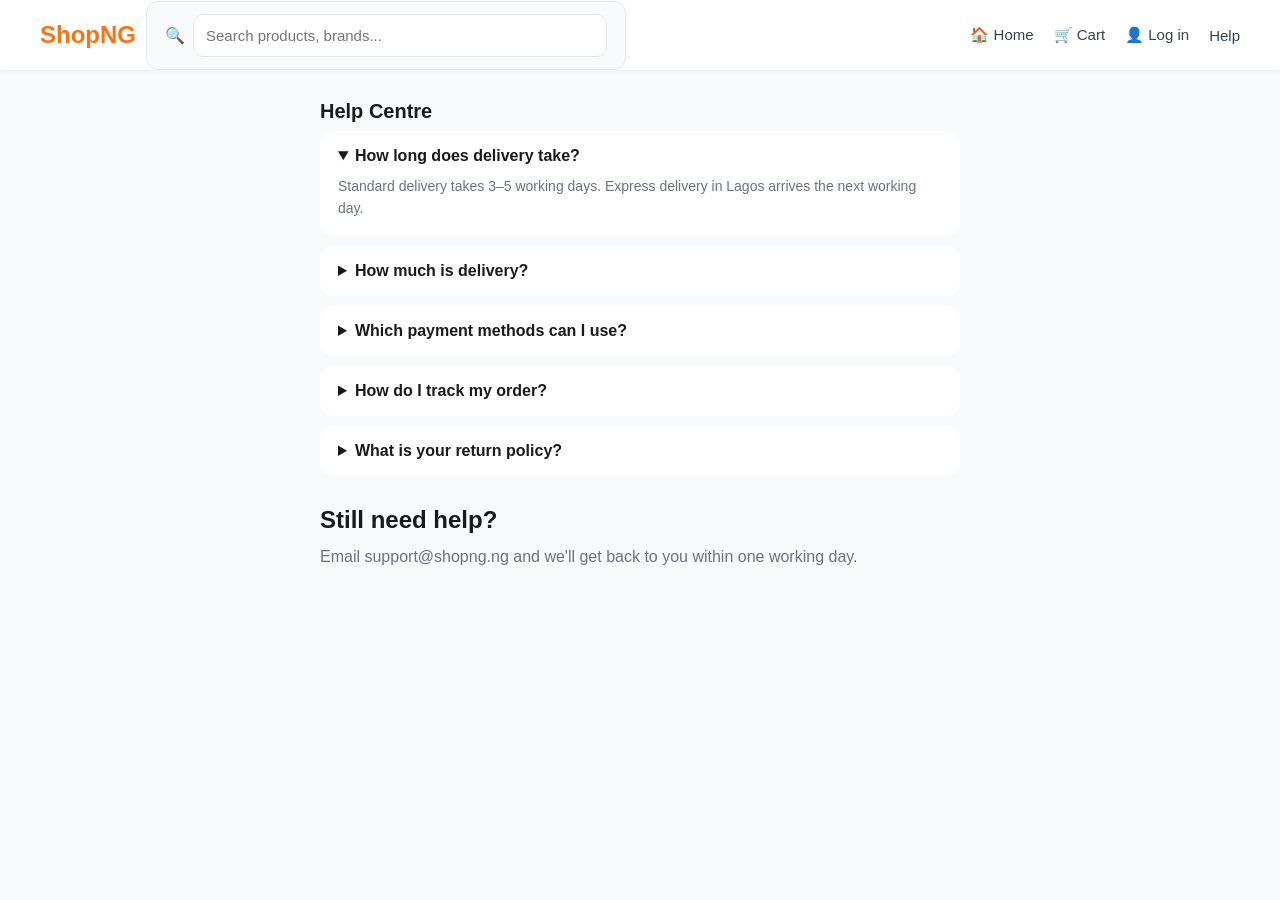
<file: help.html>
<!DOCTYPE html>
<html lang="en">
<head>
  <meta charset="UTF-8">
  <meta name="viewport" content="width=device-width, initial-scale=1.0">
  <title>Help – ShopNG</title>
  <link rel="stylesheet" href="assets/css/styles.css">
</head>
<body>
  <div id="app-header"></div>

  <main class="container narrow">
    <h1 class="page-title">Help Centre</h1>

    <details open>
      <summary>How long does delivery take?</summary>
      <p>Standard delivery takes 3–5 working days. Express delivery in Lagos arrives the next working day.</p>
    </details>
    <details>
      <summary>How much is delivery?</summary>
      <p>Standard delivery is free on orders of ₦50,000 or more and ₦1,500 below that. Express delivery is ₦3,000.</p>
    </details>
    <details>
      <summary>Which payment methods can I use?</summary>
      <p>You can pay by card, by bank transfer, or with cash or POS on delivery.</p>
    </details>
    <details>
      <summary>How do I track my order?</summary>
      <p>Open My account to see your orders. Each order shows its tracking number.</p>
    </details>
    <details>
      <summary>What is your return policy?</summary>
      <p>Contact support within 7 days of delivery if an item is damaged or not as described.</p>
    </details>

    <section class="section-block">
      <h2 class="section-head"><span>Still need help?</span></h2>
      <p class="muted">Email support@shopng.ng and we'll get back to you within one working day.</p>
    </section>
  </main>

  <div id="app-nav"></div>

  <script src="assets/js/utils.js"></script>
  <script src="assets/js/data.js"></script>
  <script src="assets/js/integrations.js"></script>
  <script src="assets/js/api.js"></script>
  <script src="assets/js/layout.js"></script>
  <script>
    initLayout('account');
  </script>
</body>
</html>
</file>
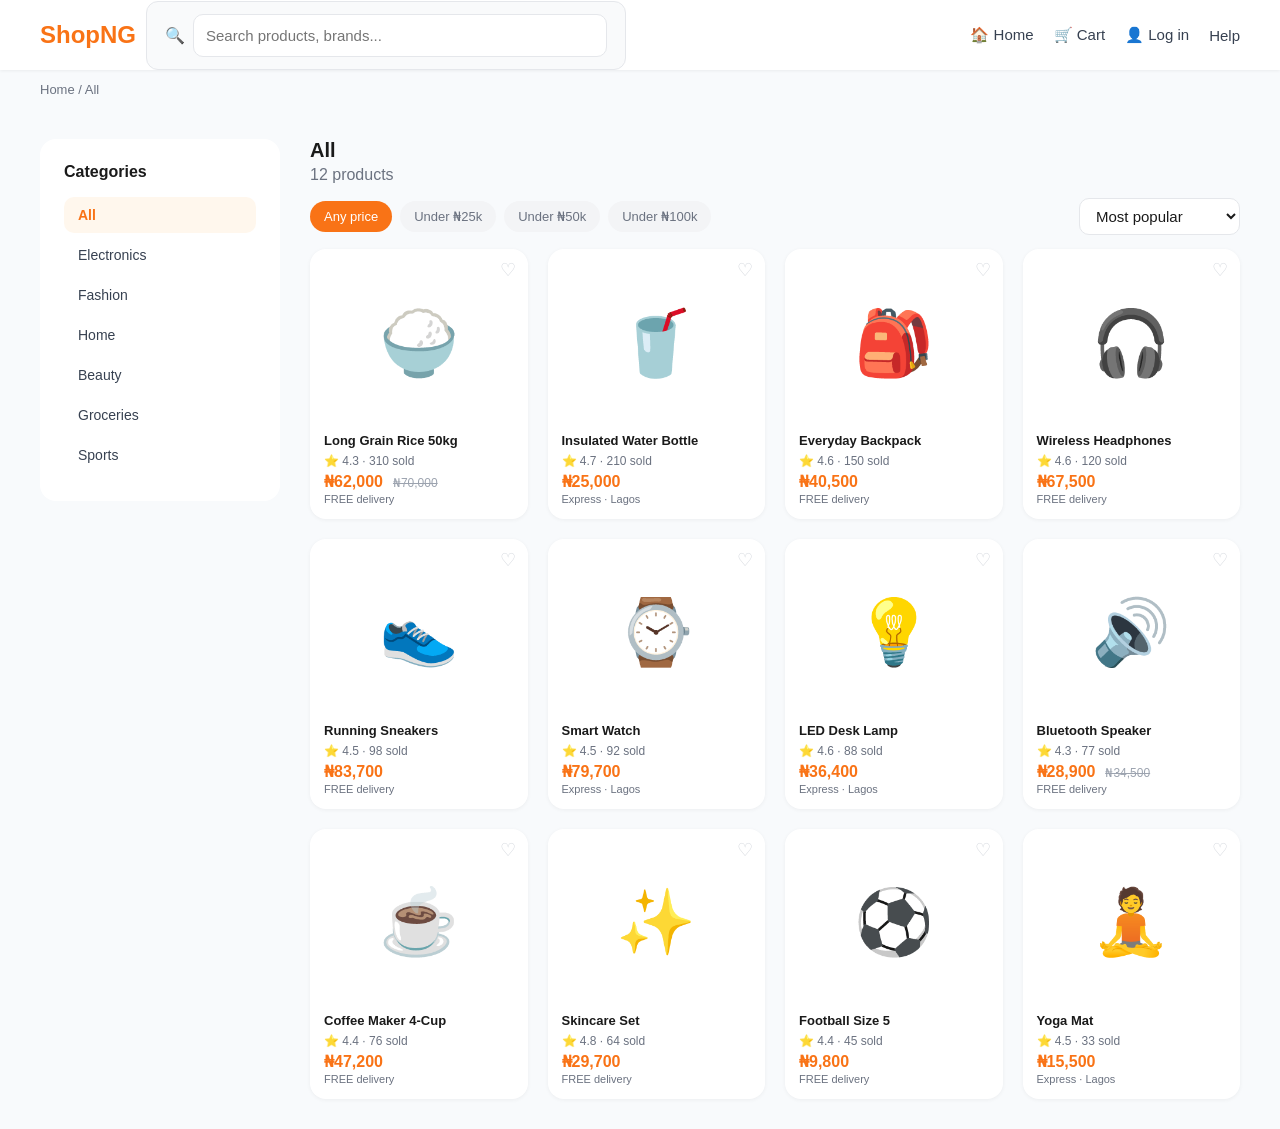
<file: listing.html>
<!DOCTYPE html>
<html lang="en">
<head>
  <meta charset="UTF-8">
  <meta name="viewport" content="width=device-width, initial-scale=1.0">
  <title>Shop – ShopNG</title>
  <link rel="stylesheet" href="assets/css/styles.css">
</head>
<body>
  <div id="app-header"></div>

  <main class="container">
    <nav class="crumbs" id="crumbs"></nav>

    <div class="only-mobile pills-wrap">
      <div class="pills" id="cat-pills"></div>
    </div>

    <div class="layout">
      <aside class="sidebar only-desktop">
        <h3>Categories</h3>
        <div id="cat-side"></div>
      </aside>

      <section class="main">
        <div class="listing-head">
          <h1 id="title"></h1>
          <p class="muted" id="count"></p>
        </div>

        <div class="toolbar">
          <div class="pills" id="price-pills"></div>
          <select id="sort" aria-label="Sort products">
            <option value="popular">Most popular</option>
            <option value="priceAsc">Price: low to high</option>
            <option value="priceDesc">Price: high to low</option>
            <option value="rating">Top rated</option>
          </select>
        </div>

        <div class="grid" id="grid"></div>
      </section>
    </div>
  </main>

  <div id="app-nav"></div>

  <script src="assets/js/utils.js"></script>
  <script src="assets/js/data.js"></script>
  <script src="assets/js/integrations.js"></script>
  <script src="assets/js/api.js"></script>
  <script src="assets/js/layout.js"></script>
  <script>
    initLayout('categories');

    // One template serves categories AND search, just like Jumia's listing pages.
    const PRICE_CAPS = [[0, 'Any price'], [25000, 'Under ₦25k'], [50000, 'Under ₦50k'], [100000, 'Under ₦100k']];
    const state = {
      category: param('cat') || 'all',
      q: param('q') || '',
      sort: param('sort') || 'popular',
      maxPrice: Number(param('max')) || 0
    };

    function updateUrl() {
      // Keeps the URL shareable and bookmarkable without reloading the page.
      const p = new URLSearchParams();
      if (state.category !== 'all') p.set('cat', state.category);
      if (state.q) p.set('q', state.q);
      if (state.sort !== 'popular') p.set('sort', state.sort);
      if (state.maxPrice) p.set('max', state.maxPrice);
      history.replaceState(null, '', '?' + p.toString());
    }

    function renderChrome() {
      const label = state.q ? `Results for "${state.q}"` : catName(state.category);
      document.title = label + ' – ShopNG';
      document.getElementById('title').textContent = label;
      document.getElementById('crumbs').innerHTML =
        `<a href="index.html">Home</a> / <span>${esc(label)}</span>`;
      renderCategoryNav(state.category);
      document.getElementById('price-pills').innerHTML = PRICE_CAPS.map(([v, text]) =>
        `<button class="pill ${state.maxPrice === v ? 'active' : ''}" data-max="${v}">${text}</button>`).join('');
      document.getElementById('sort').value = state.sort;
    }

    async function load() {
      renderChrome();
      updateUrl();
      try {
        const list = await API.listProducts({
          category: state.category, q: state.q, sort: state.sort, maxPrice: state.maxPrice
        });
        renderGrid('grid', list);
        document.getElementById('count').textContent =
          `${list.length} product${list.length === 1 ? '' : 's'}`;
      } catch (err) {
        document.getElementById('grid').innerHTML = `<div class="empty">${esc(err.message)}</div>`;
      }
    }

    document.getElementById('sort').addEventListener('change', e => {
      state.sort = e.target.value;
      load();
    });
    document.getElementById('price-pills').addEventListener('click', e => {
      const b = e.target.closest('[data-max]');
      if (!b) return;
      state.maxPrice = Number(b.dataset.max);
      load();
    });

    load();
  </script>
</body>
</html>
</file>
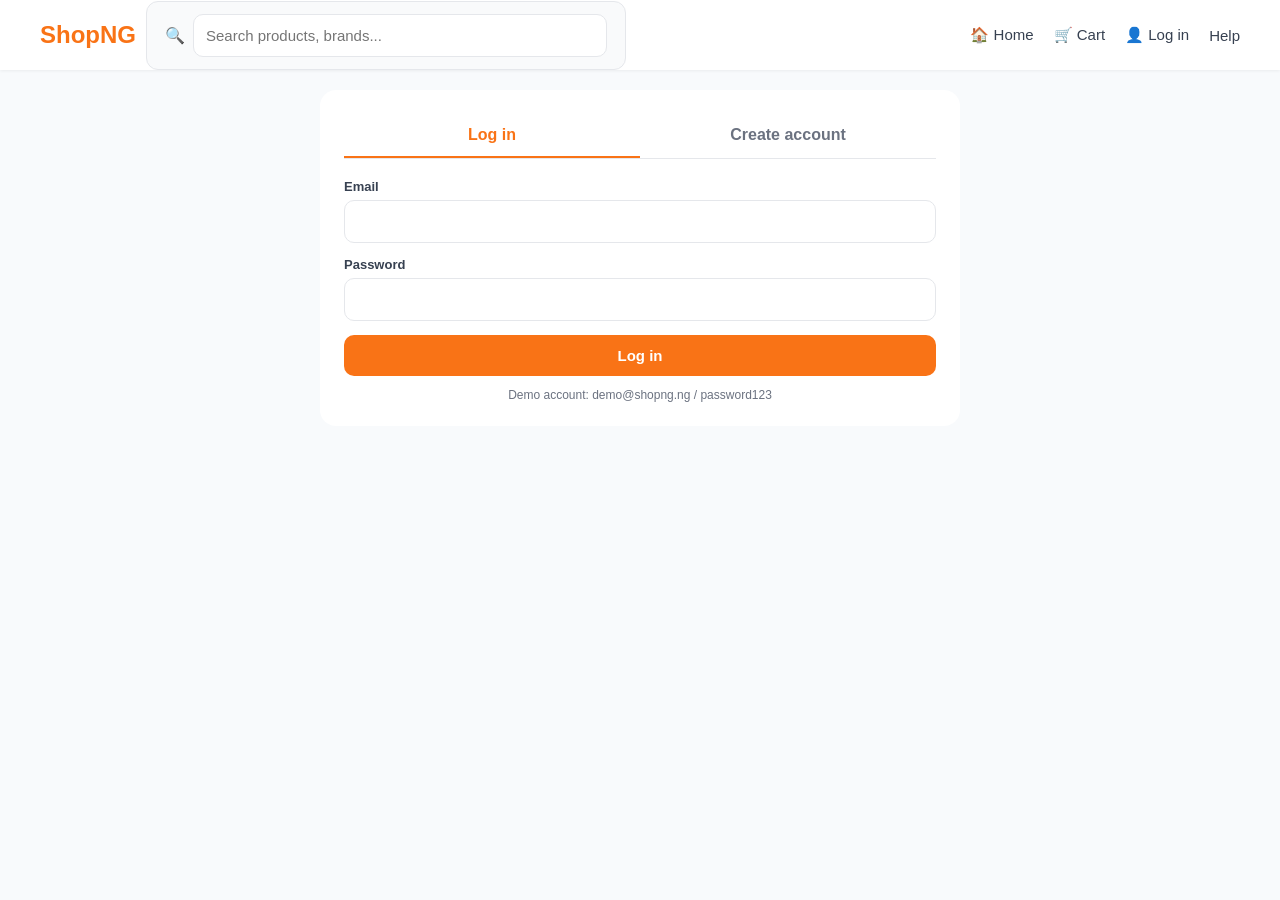
<file: login.html>
<!DOCTYPE html>
<html lang="en">
<head>
  <meta charset="UTF-8">
  <meta name="viewport" content="width=device-width, initial-scale=1.0">
  <title>Log in – ShopNG</title>
  <link rel="stylesheet" href="assets/css/styles.css">
</head>
<body>
  <div id="app-header"></div>

  <main class="container narrow">
    <div class="auth-card">
      <div class="tabs">
        <button class="tab active" data-tab="login">Log in</button>
        <button class="tab" data-tab="register">Create account</button>
      </div>

      <form class="auth-form" id="login-form">
        <label>Email<input type="email" name="email" required autocomplete="email"></label>
        <label>Password<input type="password" name="password" required minlength="6" autocomplete="current-password"></label>
        <button class="btn btn-block" type="submit">Log in</button>
      </form>

      <form class="auth-form hidden" id="register-form">
        <label>Full name<input name="name" required autocomplete="name"></label>
        <label>Email<input type="email" name="email" required autocomplete="email"></label>
        <label>Password<input type="password" name="password" required minlength="6" autocomplete="new-password"></label>
        <button class="btn btn-block" type="submit">Create account</button>
      </form>

      <p class="fine">Demo account: demo@shopng.ng / password123</p>
    </div>
  </main>

  <div id="app-nav"></div>

  <script src="assets/js/utils.js"></script>
  <script src="assets/js/data.js"></script>
  <script src="assets/js/integrations.js"></script>
  <script src="assets/js/api.js"></script>
  <script src="assets/js/layout.js"></script>
  <script>
    initLayout('account');

    // Only allow redirects to our own pages (prevents open-redirect abuse).
    function safeNext(value) {
      return value && /^[a-z-]+\.html(\?[^\s]*)?$/.test(value) ? value : 'account.html';
    }
    const next = safeNext(param('next'));

    document.querySelectorAll('.tab').forEach(tab => {
      tab.addEventListener('click', () => {
        document.querySelectorAll('.tab').forEach(t => t.classList.toggle('active', t === tab));
        document.getElementById('login-form').classList.toggle('hidden', tab.dataset.tab !== 'login');
        document.getElementById('register-form').classList.toggle('hidden', tab.dataset.tab !== 'register');
      });
    });

    document.getElementById('login-form').addEventListener('submit', async e => {
      e.preventDefault();
      const f = new FormData(e.target);
      try {
        await API.auth.login(f.get('email'), f.get('password'));
        window.location.href = next;
      } catch (err) {
        toast(err.message);
      }
    });

    document.getElementById('register-form').addEventListener('submit', async e => {
      e.preventDefault();
      const f = new FormData(e.target);
      try {
        await API.auth.register({
          name: f.get('name'),
          email: f.get('email'),
          password: f.get('password')
        });
        window.location.href = next;
      } catch (err) {
        toast(err.message);
      }
    });
  </script>
</body>
</html>
</file>
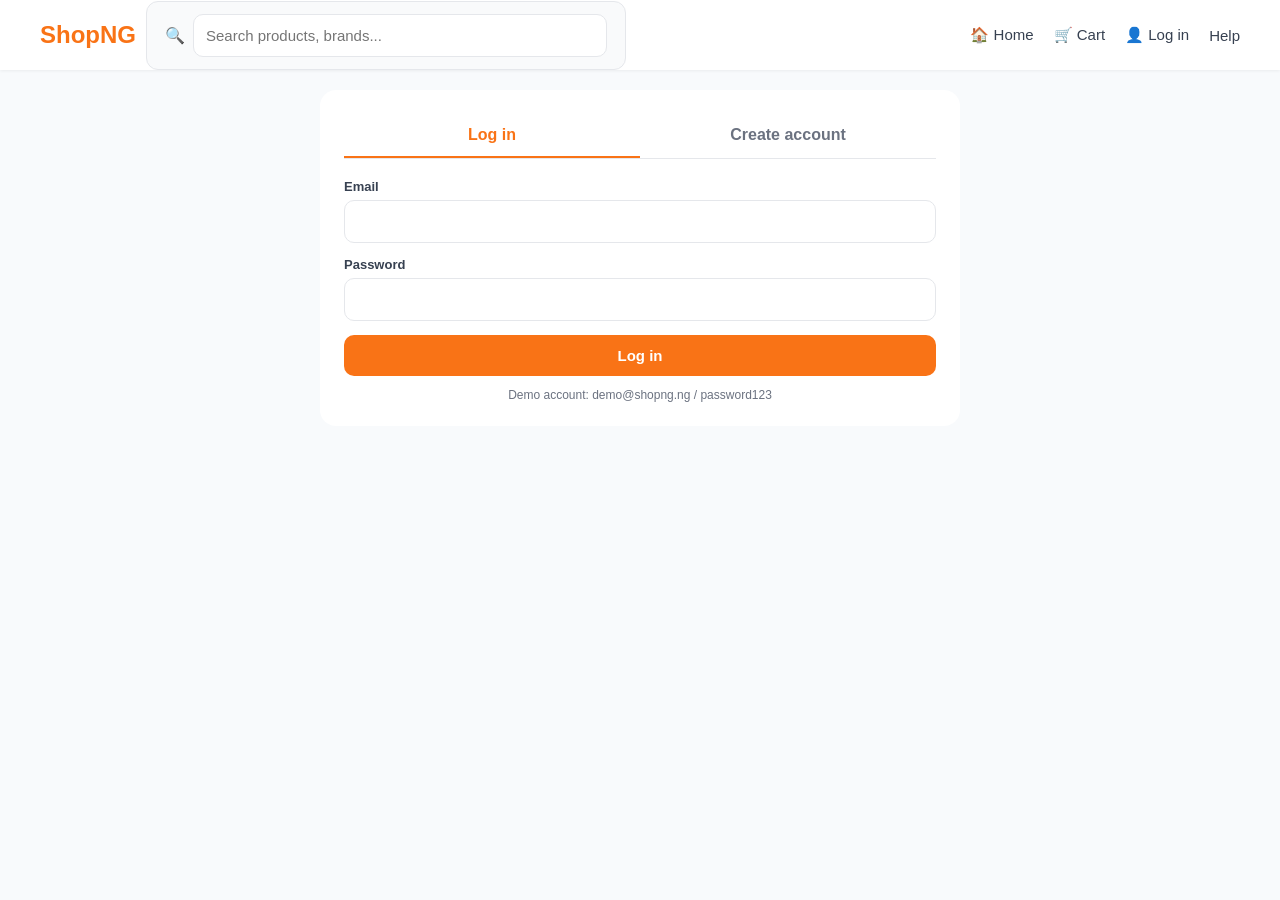
<file: order-confirmation.html>
<!DOCTYPE html>
<html lang="en">
<head>
  <meta charset="UTF-8">
  <meta name="viewport" content="width=device-width, initial-scale=1.0">
  <title>Order confirmed – ShopNG</title>
  <link rel="stylesheet" href="assets/css/styles.css">
</head>
<body>
  <div id="app-header"></div>

  <main class="container narrow">
    <div class="confirm" id="confirm"><p class="muted">Loading…</p></div>
  </main>

  <div id="app-nav"></div>

  <script src="assets/js/utils.js"></script>
  <script src="assets/js/data.js"></script>
  <script src="assets/js/integrations.js"></script>
  <script src="assets/js/api.js"></script>
  <script src="assets/js/layout.js"></script>
  <script>
    (async function () {
      if (!requireLogin()) return;
      initLayout('account');

      const el = document.getElementById('confirm');
      try {
        const o = await API.getOrder(param('id'));
        document.title = `Order #${o.id} – ShopNG`;
        el.innerHTML = `
          <div class="check">✓</div>
          <h1>Thank you for your order!</h1>
          <p class="muted">Order <strong>#${esc(o.id)}</strong> · <span class="status">${esc(o.status)}</span></p>

          <div class="confirm-items">
            ${o.items.map(i => `
              <div class="row"><span>${i.qty} × ${esc(i.name)}</span><span>${fmt(i.price * i.qty)}</span></div>`).join('')}
            <div class="row"><span>Delivery</span><span>${o.shipping ? fmt(o.shipping) : 'Free'}</span></div>
            <div class="row total"><span>Total</span><span class="price">${fmt(o.total)}</span></div>
          </div>

          <p class="muted">
            Delivering to ${esc(o.address.street)}, ${esc(o.address.city)}.<br>
            Tracking number: <strong>${esc(o.tracking)}</strong>
          </p>

          <div class="actions">
            <a class="btn" href="account.html">View my orders</a>
            <a class="btn btn-outline" href="index.html">Continue shopping</a>
          </div>`;
      } catch (err) {
        el.innerHTML = `
          <p>${esc(err.message)}</p>
          <div class="actions"><a class="btn" href="account.html">Go to my account</a></div>`;
      }
    })();
  </script>
</body>
</html>
</file>
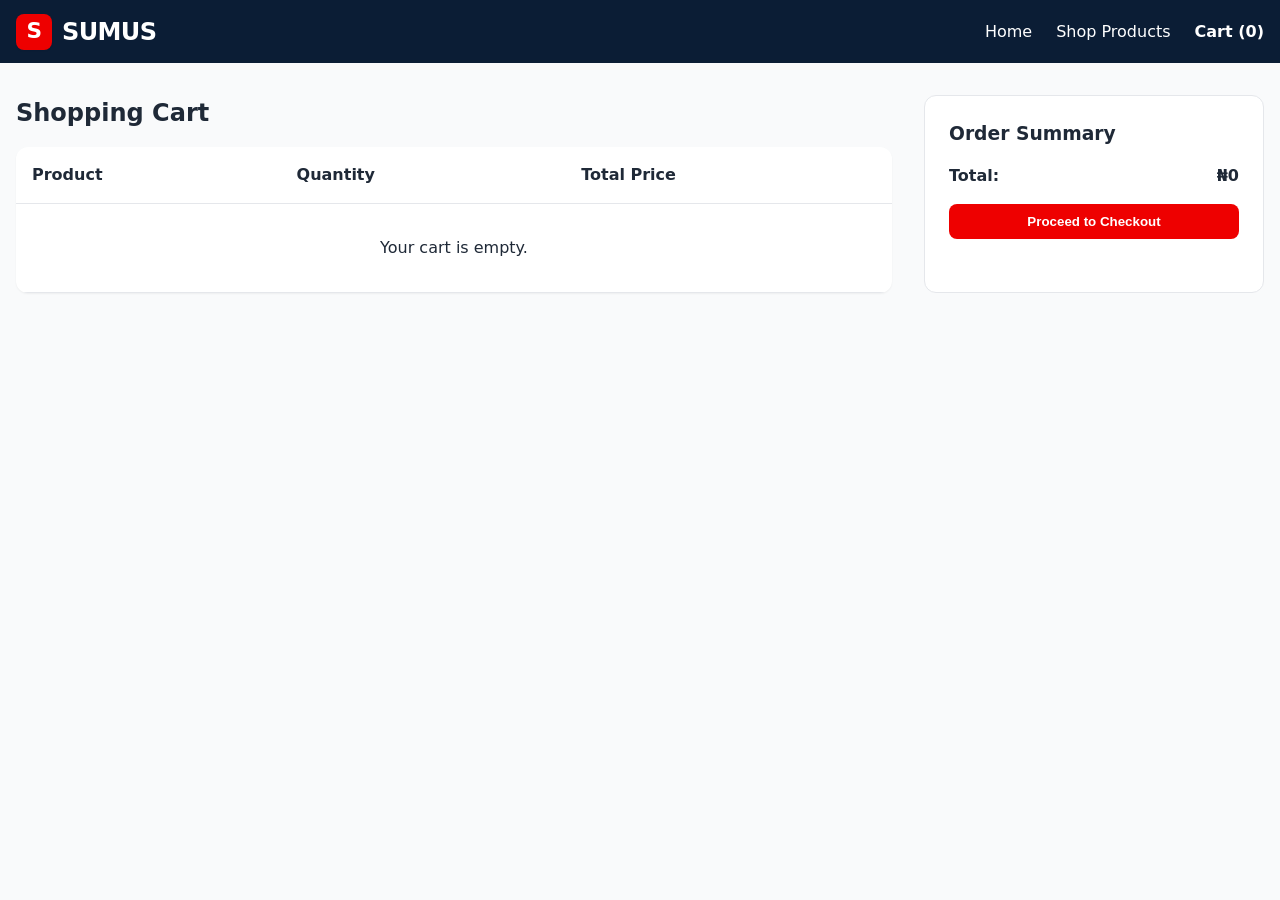
<file: ⁠cart.html>
<!DOCTYPE html>
<html lang="en">
<head>
  <meta charset="UTF-8">
  <title>Your Cart - SUMUS Store</title>
  <link rel="stylesheet" href="css/variables.css">
  <link rel="stylesheet" href="css/base.css">
  <link rel="stylesheet" href="css/components.css">
  <link rel="stylesheet" href="css/cart.css">
</head>
<body>

  <header class="top-nav">
    <div class="container nav-flex">
      <a href="index.html" class="brand-logo">
        <span class="logo-s-badge">S</span>
        <span>SUMUS</span>
      </a>
      <nav style="display:flex; gap:1.5rem;">
        <a href="index.html" style="color:white;">Home</a>
        <a href="shop.html" style="color:white;">Shop Products</a>
        <a href="cart.html" style="color:white; font-weight:600;">Cart (<span id="cart-count">0</span>)</a>
      </nav>
    </div>
  </header>

  <main class="container cart-layout">
    <section>
      <h1 style="margin-bottom:1rem;">Shopping Cart</h1>
      <table class="cart-table">
        <thead>
          <tr>
            <th>Product</th>
            <th>Quantity</th>
            <th>Total Price</th>
          </tr>
        </thead>
        <tbody id="cart-items">
          <!-- Dynamically populated via cart.js -->
        </tbody>
      </table>
    </section>

    <aside class="order-summary">
      <h3>Order Summary</h3>
      <div style="display:flex; justify-content:space-between; margin:1rem 0; font-weight:700;">
        <span>Total:</span>
        <span id="cart-total">₦0</span>
      </div>
      <button class="btn-primary" style="width:100%;">Proceed to Checkout</button>
    </aside>
  </main>

  <script src="js/cart.js"></script>
  <script src="js/shop.js"></script>
  <script src="js/main.js"></script>
</body>
</html>
</file>
<file: assets/css/styles.css>
:root {
  --orange: #f97316;
  --orange-dark: #ea580c;
  --gray: #6b7280;
  --light: #f3f4f6;
  --border: #e5e7eb;
  --red: #ef4444;
  --text: #1a1a1a;
}

* {
  margin: 0;
  padding: 0;
  box-sizing: border-box;
}

body {
  font-family: -apple-system, BlinkMacSystemFont, "Segoe UI", Roboto, sans-serif;
  background: #f5f5f5;
  color: var(--text);
  min-height: 100vh;
  padding-bottom: 84px; /* room for the mobile bottom nav */
}

a {
  color: inherit;
  text-decoration: none;
}
button,
input,
select {
  font: inherit;
}
label {
  display: flex;
  flex-direction: column;
  gap: 6px;
  font-size: 13px;
  font-weight: 600;
  color: #374151;
}

.container {
  max-width: 1400px;
  margin: 0 auto;
  padding: 0 16px;
}
.narrow {
  max-width: 720px;
}
.hidden {
  display: none !important;
}
.only-mobile {
  display: block;
}
.only-desktop {
  display: none;
}
.muted {
  color: var(--gray);
}
.price {
  color: var(--orange);
  font-weight: 700;
}
.old {
  color: #9ca3af;
  font-size: 12px;
  margin-left: 6px;
  text-decoration: line-through;
}
.price-row {
  display: flex;
  align-items: baseline;
  flex-wrap: wrap;
  gap: 4px;
}
.rating {
  font-size: 12px;
  color: var(--gray);
  margin-bottom: 4px;
}
.delivery {
  font-size: 11px;
  color: var(--gray);
  margin-top: 2px;
}
.page-title {
  font-size: 20px;
  font-weight: 700;
  padding: 16px 0 8px;
}
.mt {
  margin-top: 24px;
}
.main {
  min-width: 0;
  padding-top: 8px;
}
.row {
  display: flex;
  justify-content: space-between;
  gap: 10px;
  font-size: 14px;
  margin-bottom: 10px;
}
.row.total {
  font-size: 18px;
  font-weight: 700;
  border-top: 2px solid var(--border);
  padding-top: 14px;
  margin-top: 6px;
}
.row.small {
  font-size: 13px;
  color: var(--gray);
}
.fine {
  font-size: 12px;
  color: var(--gray);
  margin-top: 12px;
  text-align: center;
}

/* ---------- Buttons ---------- */
.btn {
  display: inline-block;
  text-align: center;
  background: var(--orange);
  color: #fff;
  border: none;
  border-radius: 10px;
  padding: 12px 20px;
  font-weight: 600;
  font-size: 15px;
  cursor: pointer;
}
.btn:hover {
  background: var(--orange-dark);
}
.btn:disabled {
  opacity: 0.5;
  cursor: not-allowed;
}
.btn-outline {
  background: #fff;
  color: var(--orange);
  border: 1.5px solid var(--orange);
}
.btn-outline:hover {
  background: #fff7ed;
}
.btn-block {
  display: block;
  width: 100%;
}

/* ---------- Header ---------- */
.site-header {
  position: sticky;
  top: 0;
  z-index: 100;
  background: #fff;
  box-shadow: 0 1px 3px rgba(0, 0, 0, 0.06);
}
.header-inner {
  display: flex;
  align-items: center;
  gap: 10px;
  padding-top: 12px;
  padding-bottom: 12px;
}
.logo {
  display: none;
  font-size: 24px;
  font-weight: 800;
  color: var(--orange);
}
.search {
  flex: 1;
  display: flex;
  align-items: center;
  gap: 8px;
  border: 1.5px solid var(--orange);
  border-radius: 50px;
  padding: 10px 16px;
  background: #fff;
}
.search input {
  border: none;
  outline: none;
  width: 100%;
  font-size: 14px;
  background: transparent;
}
.cart-btn {
  position: relative;
  width: 44px;
  height: 44px;
  border-radius: 12px;
  background: var(--orange);
  display: flex;
  align-items: center;
  justify-content: center;
  font-size: 18px;
  flex-shrink: 0;
}
.header-actions {
  display: none;
  align-items: center;
  gap: 20px;
  font-size: 15px;
  color: #374151;
}
.header-actions a:hover {
  color: var(--orange);
}
.cart-link {
  position: relative;
}
.badge {
  position: absolute;
  top: -6px;
  right: -8px;
  background: var(--red);
  color: #fff;
  font-size: 11px;
  min-width: 18px;
  height: 18px;
  padding: 0 4px;
  border-radius: 9px;
  display: flex;
  align-items: center;
  justify-content: center;
  font-weight: 700;
}

/* ---------- Bottom nav (mobile) ---------- */
.bottom-nav {
  position: fixed;
  bottom: 0;
  left: 0;
  right: 0;
  background: #fff;
  display: flex;
  justify-content: space-around;
  padding: 10px 0 18px;
  border-radius: 20px 20px 0 0;
  box-shadow: 0 -4px 20px rgba(0, 0, 0, 0.06);
  z-index: 90;
}
.bottom-nav a {
  display: flex;
  flex-direction: column;
  align-items: center;
  gap: 3px;
  font-size: 11px;
  color: #9ca3af;
}
.bottom-nav a span {
  font-size: 22px;
}
.bottom-nav a.active {
  color: var(--orange);
}

/* ---------- Category pills & sidebar ---------- */
.pills-wrap {
  padding: 14px 0;
}
.pills {
  display: flex;
  gap: 8px;
  overflow-x: auto;
  scrollbar-width: none;
}
.pills::-webkit-scrollbar {
  display: none;
}
.pill {
  flex-shrink: 0;
  padding: 8px 14px;
  border-radius: 50px;
  background: var(--light);
  color: #3b82f6;
  font-size: 13px;
  font-weight: 500;
  border: none;
  cursor: pointer;
  white-space: nowrap;
  text-decoration: none;
}
.pill.active {
  background: var(--orange);
  color: #fff;
}
#price-pills .pill {
  color: var(--gray);
}
#price-pills .pill.active {
  color: #fff;
}

.section-head {
  display: flex;
  justify-content: space-between;
  align-items: center;
  margin-bottom: 14px;
}
.section-head h2 {
  font-size: 18px;
  font-weight: 700;
}
.section-head a {
  color: var(--orange);
  font-size: 14px;
}

.sidebar {
  background: #fff;
  border-radius: 16px;
  padding: 24px;
  height: fit-content;
  position: sticky;
  top: 100px;
}
.sidebar h3 {
  font-size: 16px;
  margin-bottom: 16px;
}
.side-link {
  display: block;
  width: 100%;
  text-align: left;
  padding: 10px 14px;
  border-radius: 10px;
  font-size: 14px;
  color: #374151;
  margin-bottom: 4px;
  background: none;
  border: none;
  cursor: pointer;
}
.side-link:hover,
.side-link.active {
  background: #fff7ed;
  color: var(--orange);
  font-weight: 600;
}

.crumbs {
  font-size: 13px;
  color: var(--gray);
  padding: 12px 0;
}
.crumbs a:hover {
  color: var(--orange);
}
.listing-head h1 {
  font-size: 20px;
  margin-bottom: 4px;
}
.toolbar {
  display: flex;
  gap: 10px;
  flex-wrap: wrap;
  align-items: center;
  justify-content: space-between;
  margin: 14px 0;
}
.toolbar select {
  padding: 8px 12px;
  border-radius: 10px;
  border: 1px solid var(--border);
  background: #fff;
}

/* ---------- Product cards & grid ---------- */
.grid {
  display: grid;
  grid-template-columns: 1fr 1fr;
  gap: 12px;
}
.card {
  position: relative;
  background: #fff;
  border-radius: 16px;
  padding: 14px;
  box-shadow: 0 1px 4px rgba(0, 0, 0, 0.05);
  transition: transform 0.15s, box-shadow 0.15s;
}
.card:hover {
  transform: translateY(-3px);
  box-shadow: 0 8px 20px rgba(0, 0, 0, 0.08);
}
.card-link {
  display: block;
}
.card-img {
  height: 120px;
  display: flex;
  align-items: center;
  justify-content: center;
  font-size: 52px;
  margin-bottom: 10px;
}
.card .name {
  font-size: 13px;
  font-weight: 600;
  margin-bottom: 4px;
  line-height: 1.3;
}
.heart {
  position: absolute;
  top: 10px;
  right: 12px;
  background: none;
  border: none;
  color: #d1d5db;
  font-size: 18px;
  cursor: pointer;
  z-index: 1;
}
.heart.on {
  color: var(--red);
}
.out {
  color: var(--red);
  font-size: 11px;
  font-weight: 600;
  margin-top: 2px;
}
.empty {
  grid-column: 1 / -1;
  text-align: center;
  padding: 60px 20px;
  color: var(--gray);
  background: #fff;
  border-radius: 16px;
}
.empty span {
  font-size: 48px;
  display: block;
  margin-bottom: 12px;
}
.empty .btn {
  margin-top: 20px;
}

/* ---------- Product detail ---------- */
.product {
  background: #fff;
  border-radius: 20px;
  padding: 20px;
  margin-bottom: 24px;
}
.product-img {
  height: 280px;
  display: flex;
  align-items: center;
  justify-content: center;
  font-size: 120px;
  background: #f9fafb;
  border-radius: 16px;
}
.product-info {
  padding: 12px 0;
}
.product-info h1 {
  font-size: 22px;
  margin: 6px 0 8px;
}
.product-info .price {
  font-size: 26px;
}
.product-info .price-row {
  margin: 12px 0;
}
.brand {
  font-size: 12px;
  color: var(--gray);
  text-transform: uppercase;
  letter-spacing: 0.05em;
}
.stock {
  font-size: 14px;
  font-weight: 600;
  margin-bottom: 12px;
}
.stock.ok {
  color: #16a34a;
}
.stock.out {
  color: var(--red);
}
.desc {
  color: var(--gray);
  line-height: 1.6;
  margin: 16px 0 20px;
  font-size: 15px;
}
.qty-row {
  display: flex;
  align-items: center;
  gap: 14px;
  margin: 10px 0 20px;
}
.qty-row.small {
  margin: 8px 0 0;
}
.qty-btn {
  width: 36px;
  height: 36px;
  border-radius: 8px;
  border: 1px solid var(--border);
  background: #fff;
  font-size: 18px;
  cursor: pointer;
}
.section-block {
  margin: 30px 0;
}

/* ---------- Cart ---------- */
.cart-layout {
  display: block;
}
.cart-item {
  display: flex;
  gap: 14px;
  padding: 16px;
  background: #fff;
  border-radius: 14px;
  margin-bottom: 10px;
  align-items: center;
}
.thumb {
  width: 70px;
  height: 70px;
  border-radius: 12px;
  background: #f9fafb;
  display: flex;
  align-items: center;
  justify-content: center;
  font-size: 32px;
  flex-shrink: 0;
}
.cart-item .info {
  flex: 1;
  min-width: 0;
}
.cart-item h4 {
  font-size: 14px;
  margin-bottom: 4px;
}
.line {
  text-align: right;
}
.line .price {
  margin-bottom: 8px;
}
.link-danger {
  background: none;
  border: none;
  color: var(--red);
  cursor: pointer;
  font-size: 13px;
}
.summary-box {
  background: #fff;
  border-radius: 16px;
  padding: 20px;
  margin-top: 16px;
}
.summary-box h3 {
  font-size: 16px;
  margin-bottom: 12px;
}
.summary-box .btn {
  margin-top: 14px;
}

/* ---------- Checkout ---------- */
.checkout-form {
  display: flex;
  flex-direction: column;
  gap: 12px;
}
.card-block {
  background: #fff;
  border-radius: 16px;
  padding: 20px;
}
.card-block h2 {
  font-size: 16px;
  margin-bottom: 14px;
}
.fields {
  display: grid;
  grid-template-columns: 1fr;
  gap: 12px;
}
.full {
  grid-column: 1 / -1;
}
input:not([type="radio"]),
select {
  padding: 12px;
  border: 1px solid var(--border);
  border-radius: 10px;
  font-size: 15px;
  outline: none;
  background: #fff;
  font-weight: 400;
  color: var(--text);
}
input:focus,
select:focus {
  border-color: var(--orange);
}
.option {
  flex-direction: row;
  align-items: center;
  gap: 12px;
  border: 1px solid var(--border);
  border-radius: 12px;
  padding: 14px;
  margin-bottom: 10px;
  cursor: pointer;
  font-weight: 400;
}
.option:has(input:checked) {
  border-color: var(--orange);
  background: #fff7ed;
}
.option input {
  accent-color: var(--orange);
  width: 18px;
  height: 18px;
}
.option div {
  display: flex;
  flex-direction: column;
  gap: 2px;
}
.option strong {
  font-size: 14px;
  color: var(--text);
}
.option span {
  font-size: 12px;
  color: var(--gray);
}

/* ---------- Auth ---------- */
.auth-card {
  background: #fff;
  border-radius: 16px;
  padding: 24px;
  margin-top: 20px;
}
.tabs {
  display: flex;
  border-bottom: 1px solid var(--border);
  margin-bottom: 20px;
}
.tab {
  flex: 1;
  background: none;
  border: none;
  padding: 12px;
  font-weight: 600;
  color: var(--gray);
  cursor: pointer;
  border-bottom: 2px solid transparent;
}
.tab.active {
  color: var(--orange);
  border-bottom-color: var(--orange);
}
.auth-form {
  display: flex;
  flex-direction: column;
  gap: 14px;
}

/* ---------- Account & orders ---------- */
.profile {
  background: #fff;
  border-radius: 16px;
  padding: 20px;
  display: flex;
  align-items: center;
  gap: 14px;
  margin-bottom: 24px;
  flex-wrap: wrap;
}
.profile > div:nth-child(2) {
  flex: 1;
}
.avatar {
  width: 52px;
  height: 52px;
  border-radius: 50%;
  background: var(--orange);
  color: #fff;
  display: flex;
  align-items: center;
  justify-content: center;
  font-weight: 700;
  font-size: 20px;
}
.order-card {
  display: flex;
  justify-content: space-between;
  align-items: center;
  flex-wrap: wrap;
  gap: 8px;
  background: #fff;
  border-radius: 14px;
  padding: 16px;
  margin-bottom: 10px;
}
.order-card:hover {
  box-shadow: 0 4px 14px rgba(0, 0, 0, 0.06);
}
.order-right {
  display: flex;
  flex-direction: column;
  align-items: flex-end;
  gap: 6px;
}
.status {
  display: inline-block;
  background: #fff7ed;
  color: var(--orange-dark);
  font-size: 12px;
  font-weight: 600;
  padding: 3px 10px;
  border-radius: 50px;
}

/* ---------- Order confirmation ---------- */
.confirm {
  background: #fff;
  border-radius: 20px;
  padding: 32px 24px;
  text-align: center;
  margin-top: 20px;
}
.confirm h1 {
  font-size: 22px;
  margin-bottom: 8px;
}
.check {
  width: 64px;
  height: 64px;
  border-radius: 50%;
  background: #dcfce7;
  color: #16a34a;
  font-size: 32px;
  display: flex;
  align-items: center;
  justify-content: center;
  margin: 0 auto 14px;
}
.confirm-items {
  text-align: left;
  margin: 24px 0;
}
.actions {
  display: flex;
  gap: 10px;
  justify-content: center;
  flex-wrap: wrap;
  margin-top: 20px;
}

/* ---------- Help ---------- */
details {
  background: #fff;
  border-radius: 14px;
  padding: 16px 18px;
  margin-bottom: 10px;
}
summary {
  cursor: pointer;
  font-weight: 600;
}
details p {
  margin-top: 10px;
  color: var(--gray);
  line-height: 1.6;
  font-size: 14px;
}

/* ---------- Toast ---------- */
.toast {
  position: fixed;
  left: 50%;
  bottom: 100px;
  transform: translateX(-50%) translateY(20px);
  background: #111827;
  color: #fff;
  padding: 12px 18px;
  border-radius: 12px;
  font-size: 14px;
  opacity: 0;
  pointer-events: none;
  transition: opacity 0.25s, transform 0.25s;
  z-index: 200;
  max-width: 90vw;
  text-align: center;
}
.toast.show {
  opacity: 1;
  transform: translateX(-50%) translateY(0);
}

/* ================= DESKTOP (900px+) ================= */
@media (min-width: 900px) {
  .container {
    padding: 0 40px;
  }
  body {
    padding-bottom: 0;
    background: #f8fafc;
  }
  .only-mobile {
    display: none !important;
  }
  .only-desktop {
    display: block;
  }
  .bottom-nav,
  .cart-btn {
    display: none;
  }
  .logo {
    display: block;
  }
  .header-inner {
    height: 70px;
  }
  .search {
    flex: 0 0 480px;
    padding: 12px 18px;
    border-radius: 12px;
    border-color: #e5e7eb;
    background: #f9fafb;
  }
  .search:focus-within {
    border-color: var(--orange);
  }
  .header-actions {
    display: flex;
    margin-left: auto;
  }
  .layout {
    display: grid;
    grid-template-columns: 240px 1fr;
    gap: 30px;
    padding: 30px 0;
  }
  .layout .main {
    padding-top: 0;
  }
  .cart-layout {
    grid-template-columns: 1fr 360px;
    align-items: start;
  }
  .summary-box {
    margin-top: 0;
    position: sticky;
    top: 100px;
  }
  .grid {
    grid-template-columns: repeat(4, 1fr);
    gap: 20px;
  }
  .card-img {
    height: 160px;
    font-size: 64px;
  }
  .product {
    display: grid;
    grid-template-columns: 1fr 1fr;
    gap: 50px;
    padding: 40px;
    margin: 30px 0;
  }
  .product-img {
    height: 400px;
    font-size: 160px;
    border-radius: 20px;
  }
  .product-info {
    padding: 20px 0;
  }
  .product-info h1 {
    font-size: 28px;
  }
  .fields {
    grid-template-columns: 1fr 1fr;
  }
  .page-title {
    padding-top: 30px;
  }
  .toast {
    bottom: 30px;
  }
}
</file>
<file: css/variables.css>
/* css/variables.css */
:root {
  --color-primary: #ee0000;       /* SUMUS Red */
  --color-primary-hover: #cc0000;
  --color-dark: #0b1d35;          /* SUMUS Deep Navy Header/Footer */
  --color-dark-surface: #102a4d;
  --color-body-text: #1f2937;
  --color-muted-text: #6b7280;
  --color-bg-light: #f9fafb;
  --color-white: #ffffff;
  --color-border: #e5e7eb;
  --radius-sm: 0.375rem;
  --radius-md: 0.5rem;
  --radius-lg: 0.75rem;
  --shadow-sm: 0 1px 2px 0 rgba(0, 0, 0, 0.05);
  --shadow-md: 0 4px 6px -1px rgba(0, 0, 0, 0.1);
  --transition-fast: all 0.2s ease-in-out;
}
</file>
<file: css/base.css>
/* css/base.css */
*, *::before, *::after {
  box-sizing: border-box;
  margin: 0;
  padding: 0;
}

body {
  font-family: system-ui, -apple-system, BlinkMacSystemFont, 'Segoe UI', Roboto, sans-serif;
  color: var(--color-body-text);
  background-color: var(--color-bg-light);
  line-height: 1.5;
  -webkit-font-smoothing: antialiased;
}

a {
  text-decoration: none;
  color: inherit;
}

ul, ol {
  list-style: none;
}

img {
  max-width: 100%;
  height: auto;
  display: block;
}

.container {
  max-width: 1280px;
  margin: 0 auto;
  padding: 0 1rem;
}
</file>
<file: css/components.css>
/* css/components.css */

/* Navigation Header */
.top-nav {
  background-color: var(--color-dark);
  color: var(--color-white);
  padding: 0.85rem 0;
}

.nav-flex {
  display: flex;
  align-items: center;
  justify-content: space-between;
  gap: 1.5rem;
}

/* Red Embedded "S" Logo Mark */
.brand-logo {
  display: inline-flex;
  align-items: center;
  gap: 0.625rem;
  font-weight: 800;
  font-size: 1.5rem;
  letter-spacing: -0.025em;
  color: var(--color-white);
}

.logo-s-badge {
  background-color: var(--color-primary); /* Embedded Red Box */
  color: var(--color-white);
  width: 2.25rem;
  height: 2.25rem;
  display: flex;
  align-items: center;
  justify-content: center;
  border-radius: var(--radius-md);
  font-weight: 900;
  font-size: 1.35rem;
  box-shadow: var(--shadow-sm);
}

/* Category Navigation Bar */
.cat-bar {
  background-color: var(--color-dark-surface);
  border-top: 1px solid rgba(255, 255, 255, 0.1);
}

.cat-links {
  display: flex;
  gap: 1.5rem;
  overflow-x: auto;
  padding: 0.75rem 0;
}

.cat-links a {
  color: rgba(255, 255, 255, 0.85);
  font-size: 0.875rem;
  font-weight: 500;
  white-space: nowrap;
}

.cat-links a:hover {
  color: var(--color-primary);
}

/* Buttons */
.btn-primary {
  background-color: var(--color-primary);
  color: var(--color-white);
  padding: 0.625rem 1.25rem;
  border-radius: var(--radius-md);
  font-weight: 600;
  border: none;
  cursor: pointer;
  transition: var(--transition-fast);
}

.btn-primary:hover {
  background-color: var(--color-primary-hover);
}

/* Product Cards */
.product-card {
  background: var(--color-white);
  border: 1px solid var(--color-border);
  border-radius: var(--radius-lg);
  padding: 1rem;
  display: flex;
  flex-direction: column;
  transition: var(--transition-fast);
  position: relative;
}

.product-card:hover {
  box-shadow: var(--shadow-md);
  border-color: var(--color-primary);
}

.product-badge {
  position: absolute;
  top: 0.75rem;
  left: 0.75rem;
  background: var(--color-primary);
  color: white;
  font-size: 0.75rem;
  font-weight: 700;
  padding: 0.25rem 0.5rem;
  border-radius: var(--radius-sm);
}

.product-card img {
  width: 100%;
  height: 180px;
  object-fit: contain;
  margin-bottom: 0.75rem;
}
</file>
<file: css/cart.css>
/* css/cart.css */
.cart-layout {
  display: grid;
  grid-template-columns: 1fr 340px;
  gap: 2rem;
  margin: 2rem 0;
}

@media (max-width: 900px) {
  .cart-layout {
    grid-template-columns: 1fr;
  }
}

.cart-table {
  width: 100%;
  border-collapse: collapse;
  background: white;
  border-radius: var(--radius-lg);
  overflow: hidden;
  box-shadow: var(--shadow-sm);
}

.cart-table th, .cart-table td {
  padding: 1rem;
  text-align: left;
  border-bottom: 1px solid var(--color-border);
}

.order-summary {
  background: white;
  padding: 1.5rem;
  border-radius: var(--radius-lg);
  border: 1px solid var(--color-border);
}
</file>
